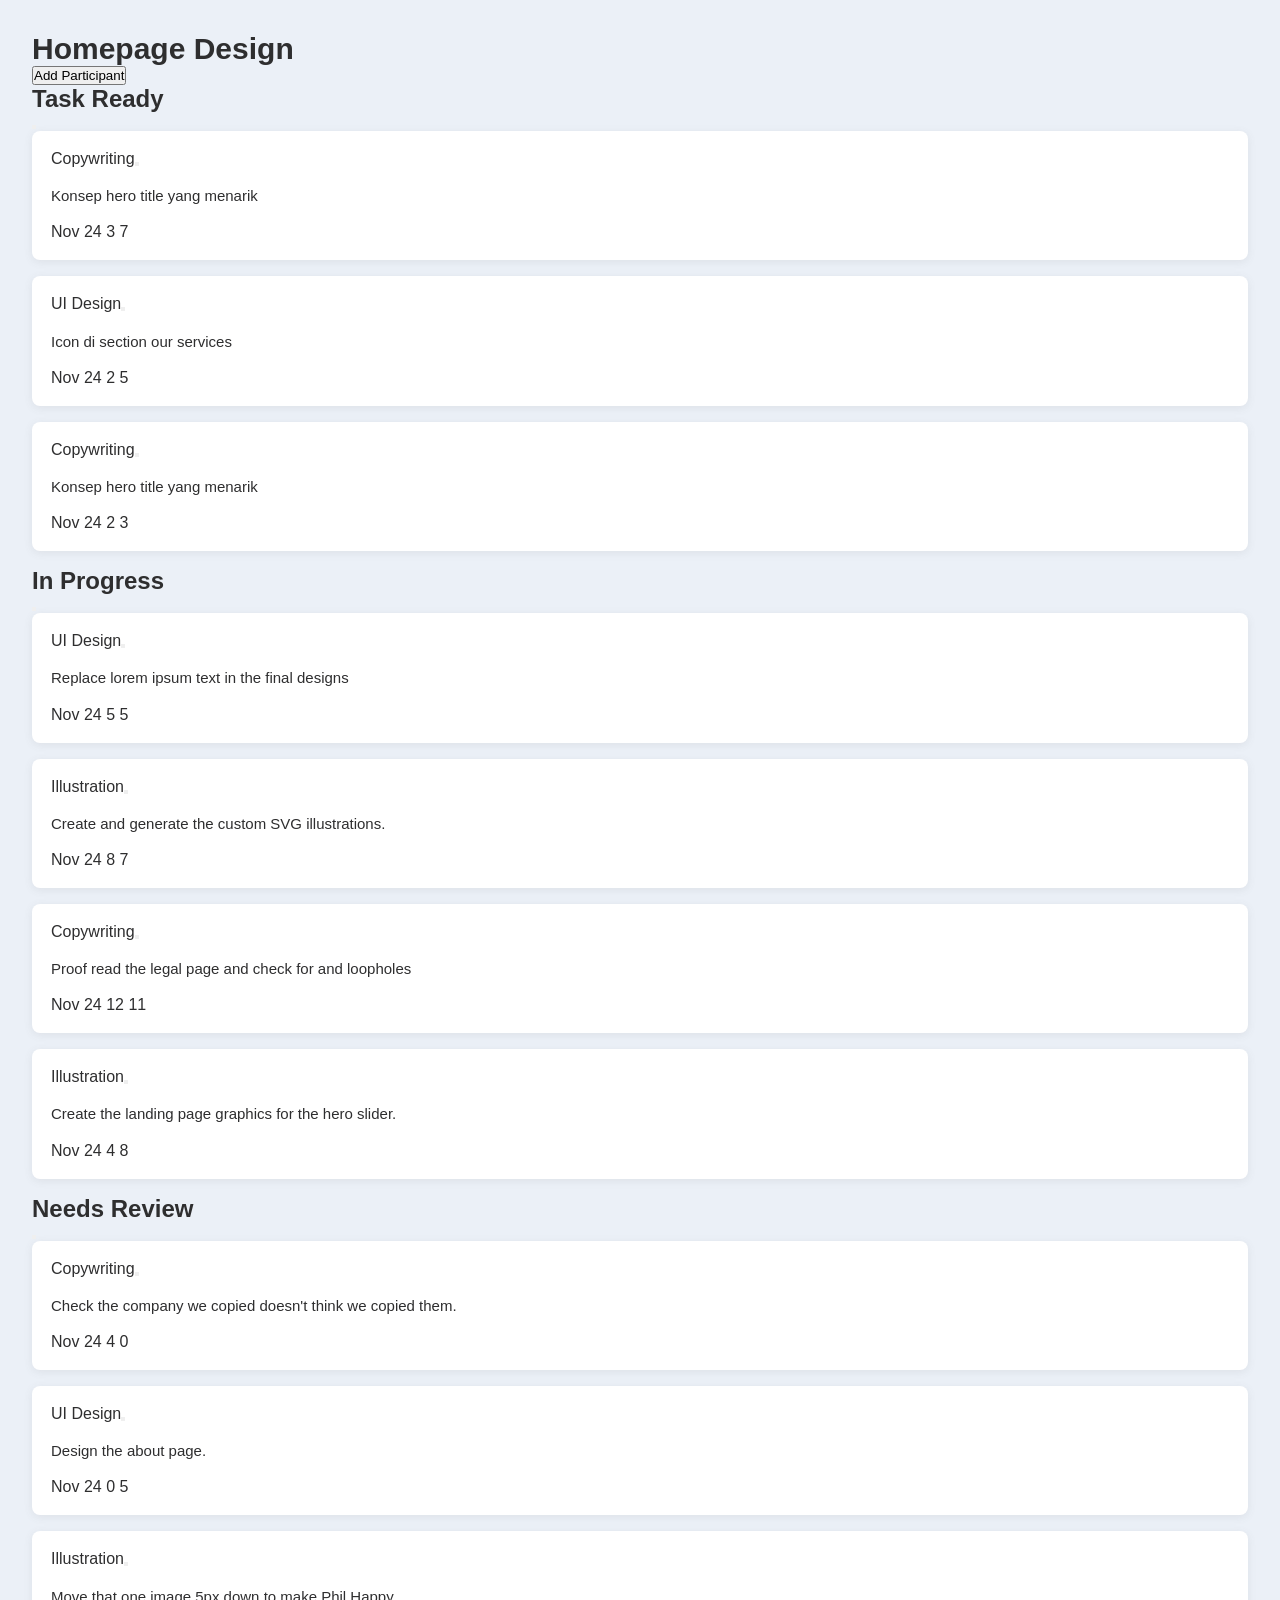
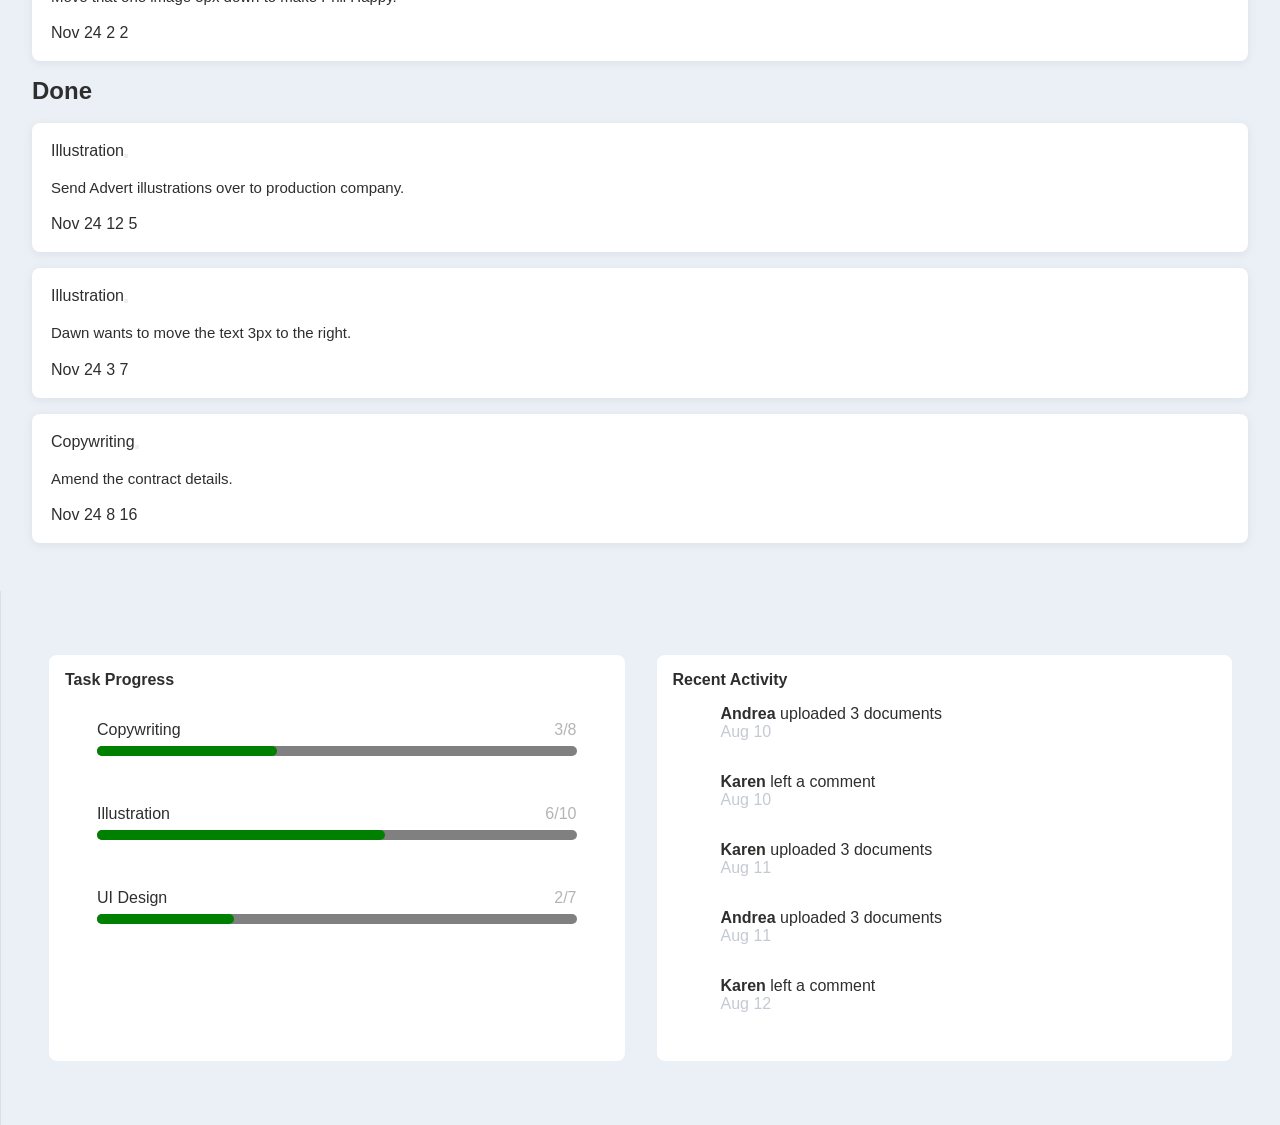
<file: Activity_Tracker/index.html>
<!DOCTYPE html>
<html lang="en">
<head>
    <meta charset="UTF-8">
    <meta name="viewport" content="width=device-width, initial-scale=1.0">
    <title>Document</title>
    <link rel="stylesheet" href="style.css">
</head>
<body>
   <!-- Working version of https://dribbble.com/shots/14552329--Exploration-Task-Management-Dashboard -->
<div class='app'>
    <main class='project'>
      <div class='project-info'>
        <h1>Homepage Design</h1>
        <div class='project-participants'>
          <span></span>
          <span></span>
          <span></span>
          <button class='project-participants__add'>Add Participant</button>
            
          </div>
      </div>
      <div class='project-tasks'>
        <div class='project-column'>
          <div class='project-column-heading'>
            <h2 class='project-column-heading__title'>Task Ready</h2><button class='project-column-heading__options'><i class="fas fa-ellipsis-h"></i></button>
          </div>
          <div class='task' draggable='true'>
            <div class='task__tags'><span class='task__tag task__tag--copyright'>Copywriting</span><button class='task__options'><i class="fas fa-ellipsis-h"></i></button></div>
            <p>Konsep hero title yang menarik</p>
            <div class='task__stats'>
              <span><time datetime="2021-11-24T20:00:00"><i class="fas fa-flag"></i>Nov 24</time></span>
              <span><i class="fas fa-comment"></i>3</span>
              <span><i class="fas fa-paperclip"></i>7</span>
              <span class='task__owner'></span>
            </div>
          </div>
          
                  <div class='task' draggable='true'>
            <div class='task__tags'><span class='task__tag task__tag--design'>UI Design</span><button class='task__options'><i class="fas fa-ellipsis-h"></i></button></div>
            <p>Icon di section our services</p>
            <div class='task__stats'>
              <span><time datetime="2021-11-24T20:00:00"><i class="fas fa-flag"></i>Nov 24</time></span>
              <span><i class="fas fa-comment"></i>2</span>
              <span><i class="fas fa-paperclip"></i>5</span>
              <span class='task__owner'></span>
            </div>
          </div>
          
                  <div class='task' draggable='true'>
            <div class='task__tags'><span class='task__tag task__tag--copyright'>Copywriting</span><button class='task__options'><i class="fas fa-ellipsis-h"></i></button></div>
            <p>Konsep hero title yang menarik</p>
            <div class='task__stats'>
              <span><time datetime="2021-11-24T20:00:00"><i class="fas fa-flag"></i>Nov 24</time></span>
              <span><i class="fas fa-comment"></i>2</span>
              <span><i class="fas fa-paperclip"></i>3</span>
              <span class='task__owner'></span>
            </div>
          </div>
        </div>
        <div class='project-column'><div class='project-column-heading'>
            <h2 class='project-column-heading__title'>In Progress</h2><button class='project-column-heading__options'><i class="fas fa-ellipsis-h"></i></button>
          </div>
            
          <div class='task' draggable='true'>
            <div class='task__tags'><span class='task__tag task__tag--design'>UI Design</span><button class='task__options'><i class="fas fa-ellipsis-h"></i></button></div>
            <p>Replace lorem ipsum text in the final designs</p>
            <div class='task__stats'>
              <span><time datetime="2021-11-24T20:00:00"><i class="fas fa-flag"></i>Nov 24</time></span>
              <span><i class="fas fa-comment"></i>5</span>
              <span><i class="fas fa-paperclip"></i>5</span> 
              <span class='task__owner'></span>
            </div>
          </div>
          
          <div class='task' draggable='true'>
            <div class='task__tags'><span class='task__tag task__tag--illustration'>Illustration</span><button class='task__options'><i class="fas fa-ellipsis-h"></i></button></div>
            <p>Create and generate the custom SVG illustrations.</p>
            <div class='task__stats'>
              <span><time datetime="2021-11-24T20:00:00"><i class="fas fa-flag"></i>Nov 24</time></span>
              <span><i class="fas fa-comment"></i>8</span>
              <span><i class="fas fa-paperclip"></i>7</span>
              <span class='task__owner'></span>
            </div>
          </div>
          
          <div class='task' draggable='true'>
            <div class='task__tags'><span class='task__tag task__tag--copyright'>Copywriting</span><button class='task__options'><i class="fas fa-ellipsis-h"></i></button></div>
            <p>Proof read the legal page and check for and loopholes</p>
            <div class='task__stats'>
              <span><time datetime="2021-11-24T20:00:00"><i class="fas fa-flag"></i>Nov 24</time></span>
              <span><i class="fas fa-comment"></i>12</span>
              <span><i class="fas fa-paperclip"></i>11</span>
              <span class='task__owner'></span>
            </div>
          </div>
          
          <div class='task' draggable='true'>
            <div class='task__tags'><span class='task__tag task__tag--illustration'>Illustration</span><button class='task__options'><i class="fas fa-ellipsis-h"></i></button></div>
            <p>Create the landing page graphics for the hero slider.</p>
            <div class='task__stats'>
              <span><time datetime="2021-11-24T20:00:00"><i class="fas fa-flag"></i>Nov 24</time></span>
              <span><i class="fas fa-comment"></i>4</span>
              <span><i class="fas fa-paperclip"></i>8</span>
              <span class='task__owner'></span>
            </div>
          </div>
          
          </div>
        <div class='project-column'><div class='project-column-heading'>
            <h2 class='project-column-heading__title'>Needs Review</h2><button class='project-column-heading__options'><i class="fas fa-ellipsis-h"></i></button>
          </div>
            
          <div class='task' draggable='true'>
            <div class='task__tags'><span class='task__tag task__tag--copyright'>Copywriting</span><button class='task__options'><i class="fas fa-ellipsis-h"></i></button></div>
            <p>Check the company we copied doesn't think we copied them.</p>
            <div class='task__stats'>
              <span><time datetime="2021-11-24T20:00:00"><i class="fas fa-flag"></i>Nov 24</time></span>
              <span><i class="fas fa-comment"></i>4</span>
              <span><i class="fas fa-paperclip"></i>0</span>
              <span class='task__owner'></span>
            </div>
          </div>
          <div class='task' draggable='true'>
            <div class='task__tags'><span class='task__tag task__tag--design'>UI Design</span><button class='task__options'><i class="fas fa-ellipsis-h"></i></button></div>
            <p>Design the about page.</p>
            <div class='task__stats'>
              <span><time datetime="2021-11-24T20:00:00"><i class="fas fa-flag"></i>Nov 24</time></span>
              <span><i class="fas fa-comment"></i>0</span>
              <span><i class="fas fa-paperclip"></i>5</span>
              <span class='task__owner'></span>
            </div>
          </div>
          <div class='task' draggable='true'>
            <div class='task__tags'><span class='task__tag task__tag--illustration'>Illustration</span><button class='task__options'><i class="fas fa-ellipsis-h"></i></button></div>
            <p>Move that one image 5px down to make Phil Happy.</p>
            <div class='task__stats'>
              <span><time datetime="2021-11-24T20:00:00"><i class="fas fa-flag"></i>Nov 24</time></span>
              <span><i class="fas fa-comment"></i>2</span>
              <span><i class="fas fa-paperclip"></i>2</span>
              <span class='task__owner'></span>
            </div>
          </div>
          </div>
        <div class='project-column'><div class='project-column-heading'>
            <h2 class='project-column-heading__title'>Done</h2><button class='project-column-heading__options'><i class="fas fa-ellipsis-h"></i></button>
          </div>
          
           <div class='task' draggable='true'>
            <div class='task__tags'><span class='task__tag task__tag--illustration'>Illustration</span><button class='task__options'><i class="fas fa-ellipsis-h"></i></button></div>
            <p>Send Advert illustrations over to production company.</p>
            <div class='task__stats'>
              <span><time datetime="2021-11-24T20:00:00"><i class="fas fa-flag"></i>Nov 24</time></span>
              <span><i class="fas fa-comment"></i>12</span>
              <span><i class="fas fa-paperclip"></i>5</span>
              <span class='task__owner'></span>
            </div>
          </div>
          
           <div class='task' draggable='true'>
            <div class='task__tags'><span class='task__tag task__tag--illustration'>Illustration</span><button class='task__options'><i class="fas fa-ellipsis-h"></i></button></div>
            <p>Dawn wants to move the text 3px to the right.</p>
            <div class='task__stats'>
              <span><time datetime="2021-11-24T20:00:00"><i class="fas fa-flag"></i>Nov 24</time></span>
              <span><i class="fas fa-comment"></i>3</span>
              <span><i class="fas fa-paperclip"></i>7</span>
              <span class='task__owner'></span>
            </div>
          </div>
          
           <div class='task' draggable='true'>
            <div class='task__tags'><span class='task__tag task__tag--copyright'>Copywriting</span><button class='task__options'><i class="fas fa-ellipsis-h"></i></button></div>
            <p>Amend the contract details.</p>
            <div class='task__stats'>
              <span><time datetime="2021-11-24T20:00:00"><i class="fas fa-flag"></i>Nov 24</time></span>
              <span><i class="fas fa-comment"></i>8</span>
              <span><i class="fas fa-paperclip"></i>16</span>
              <span class='task__owner'></span>
            </div>
          </div>
          
          </div>
        
      </div>
    </main>
    <aside class='task-details'>
      <div class='tag-progress'>
        <h2>Task Progress</h2>
        <div class='tag-progress'>
          <p>Copywriting <span>3/8</span></p>
          <progress class="progress progress--copyright" max="8" value="3"> 3 </progress>
        </div>
        <div class='tag-progress'>
          <p>Illustration <span>6/10</span></p>
          <progress class="progress progress--illustration" max="10" value="6"> 6 </progress>
        </div>
        <div class='tag-progress'>
          <p>UI Design <span>2/7</span></p>
          <progress class="progress progress--design" max="7" value="2"> 2 </progress>
        </div>
      </div>
      <div class='task-activity'>
        <h2>Recent Activity</h2>
        <ul>
          <li>
            <span class='task-icon task-icon--attachment'><i class="fas fa-paperclip"></i></span>
            <b>Andrea </b>uploaded 3 documents
            <time datetime="2021-11-24T20:00:00">Aug 10</time>
          </li>
            <li>
                <span class='task-icon task-icon--comment'><i class="fas fa-comment"></i></span>
            <b>Karen </b> left a comment
            <time datetime="2021-11-24T20:00:00">Aug 10</time>
          </li>
           <li>
               <span class='task-icon task-icon--edit'><i class="fas fa-pencil-alt"></i></span>
            <b>Karen </b>uploaded 3 documents
            <time datetime="2021-11-24T20:00:00">Aug 11</time>
          </li>
            <li>
                <span class='task-icon task-icon--attachment'><i class="fas fa-paperclip"></i></span>
            <b>Andrea </b>uploaded 3 documents
            <time datetime="2021-11-24T20:00:00">Aug 11</time>
          </li>
           <li>
               <span class='task-icon task-icon--comment'><i class="fas fa-comment"></i></span>
            <b>Karen </b> left a comment
            <time datetime="2021-11-24T20:00:00">Aug 12</time>
          </li>
        </ul>
      </div>
    </aside>
  </div>
    <script src="script.js"></script>
</body>
</html>
</file>
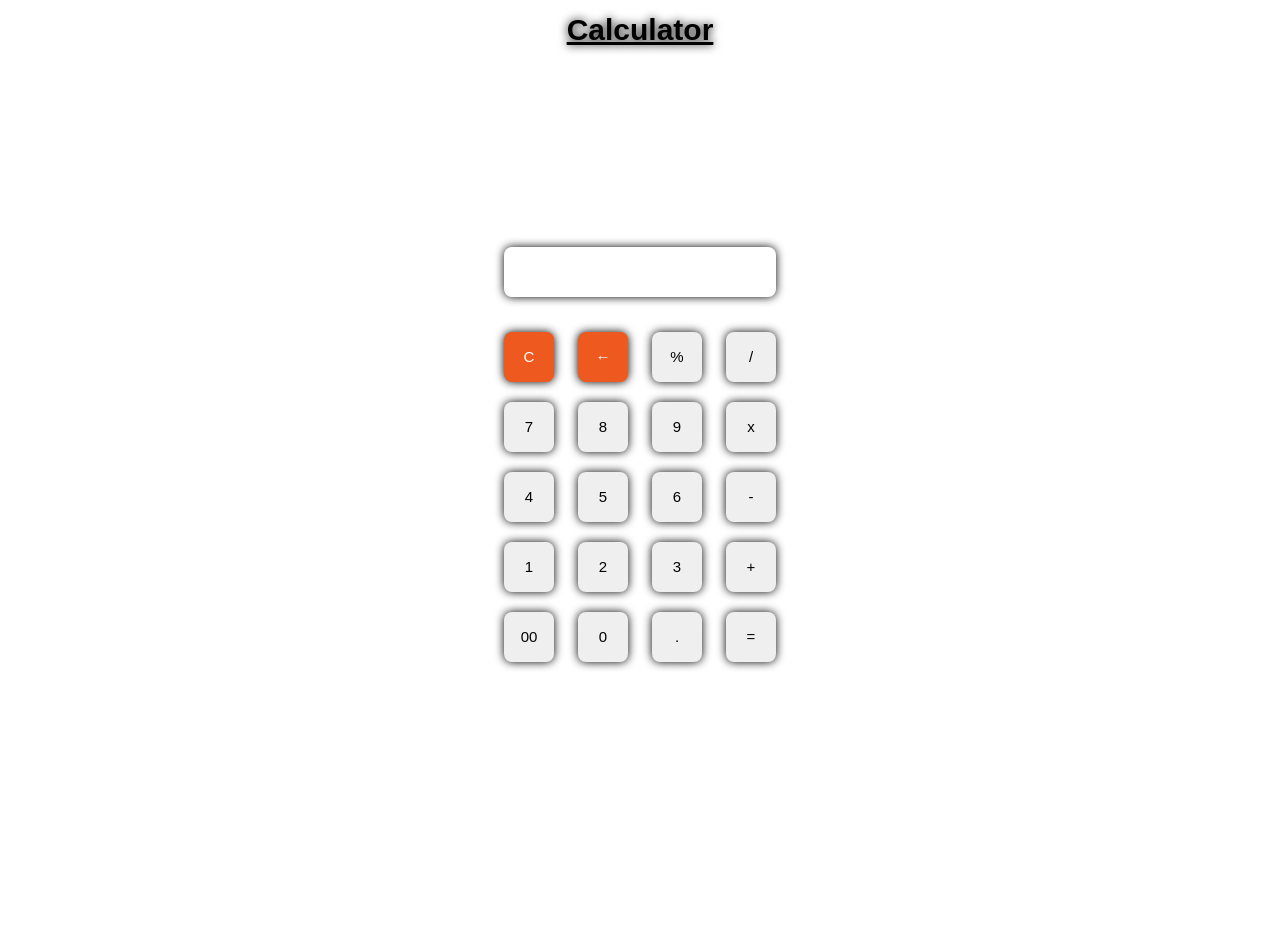
<file: Calculator/index.html>
<!DOCTYPE html>
<html lang="en">
<head>
   <title>Calculator</title>
   <link rel="stylesheet" href="style.css">
</head>
<body>
   <u><h2>Calculator</h2></u>
   <div id="calc">
      <div id="content">
         <form>
            <div id="output">
               <input type="text" id='res'>
            </div>
            <div class="btn">
               <input type="button" value='C' onclick="Clear()" id="clear">
               <input type="button" value='←' onclick="Back()" id="backspace">
               <input type="button" value='%' onclick="Solve('%')">
               <input type="button" value='/' onclick="Solve('/')">
               <br>
               <input type="button" value='7' onclick="Solve('7')">
               <input type="button" value='8' onclick="Solve('8')">
               <input type="button" value='9' onclick="Solve('9')">
               <input type="button" value='x' onclick="Solve('*')">
               <br>
               <input type="button" value='4' onclick="Solve('4')">
               <input type="button" value='5' onclick="Solve('5')">
               <input type="button" value='6' onclick="Solve('6')">
               <input type="button" value='-' onclick="Solve('-')">
               <br>
               <input type="button" value='1' onclick="Solve('1')">
               <input type="button" value='2' onclick="Solve('2')">
               <input type="button" value='3' onclick="Solve('3')">
               <input type="button" value='+' onclick="Solve('+')">
               <br>
               <input type="button" value='00' onclick="Solve('00')">
               <input type="button" value='0' onclick="Solve('0')">
               <input type="button" value='.' onclick="Solve('.')">
               <input type="button" value='=' onclick="Result()">
            </div>
         </form>
      </div>
   </div>
   <script src='index.js'></script>
</body>
</html>
</file>
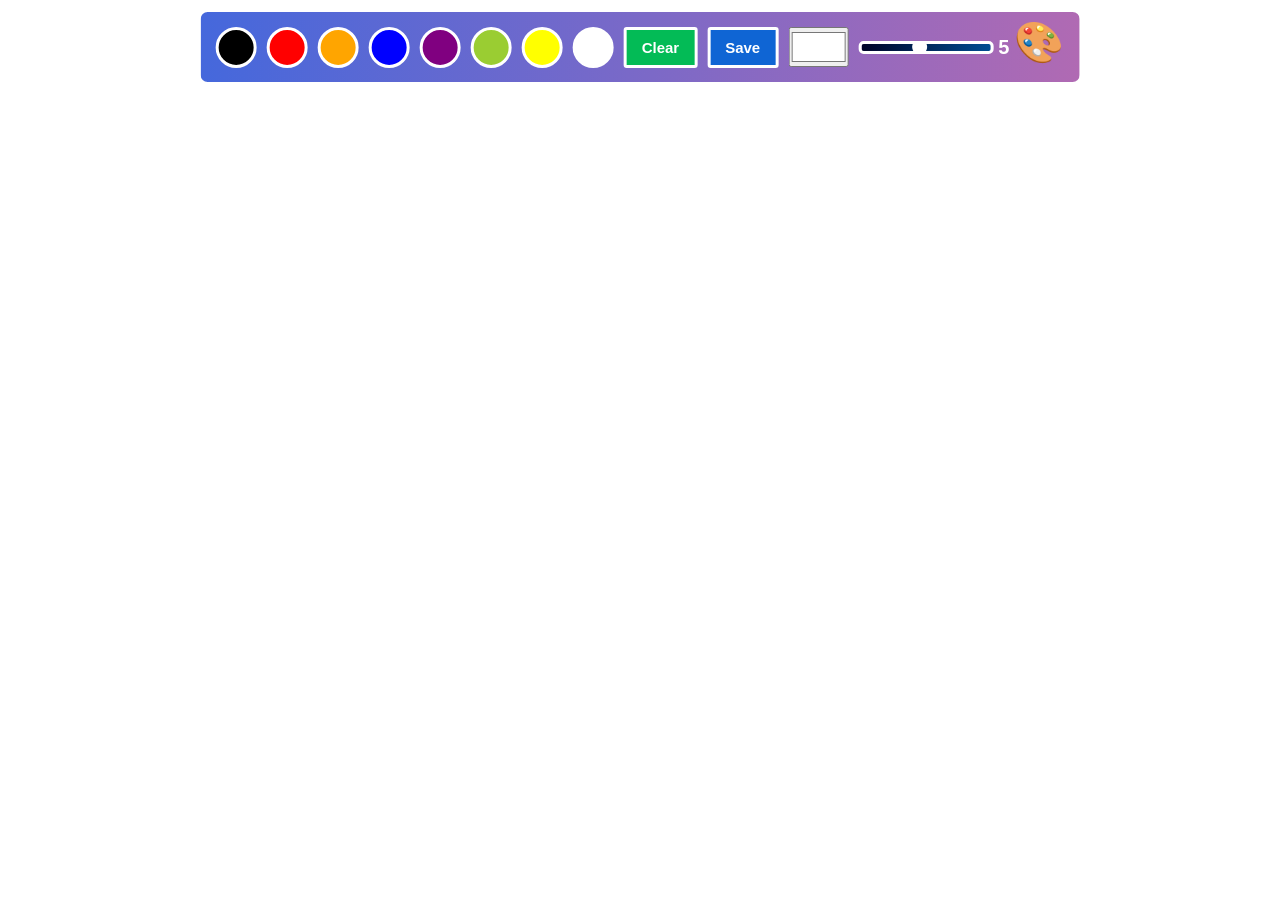
<file: Drawing_App/index.html>
<!DOCTYPE html>
<html lang="en">
<head>
    <meta charset="UTF-8">
    <meta http-equiv="X-UA-Compatible" content="IE=edge">
    <meta name="viewport" content="width=device-width, initial-scale=1.0">
    <title>Drawing App</title>
    <link rel="stylesheet" href="style.css">
    <script src="script.js" defer></script>
</head>
<body>
    <canvas id="canvas"></canvas>
    <div class="nav">
        <div class="clr" data-clr="#000"></div>
        <div class="clr" data-clr="red"></div>
        <div class="clr" data-clr="orange"></div>
        <div class="clr" data-clr="blue"></div>
        <div class="clr" data-clr="purple"></div>
        <div class="clr" data-clr="yellowgreen"></div>
        <div class="clr" data-clr="yellow"></div>
        <div class="clr" data-clr="#fff"></div>
        <button class="clear">Clear</button>
        <button class="save">Save</button>
        <input type="color" id="favcolor" value="#FFFFFF">
        <input type="range" name="ageInputName" id="ageInputId" value="5" min="1" max="10" oninput="ageOutputId.value = ageInputId.value">
        <output id="ageOutputId">5</output>
        <div class="emoji">🎨</div>
    </div>
</body>
</html>
</file>
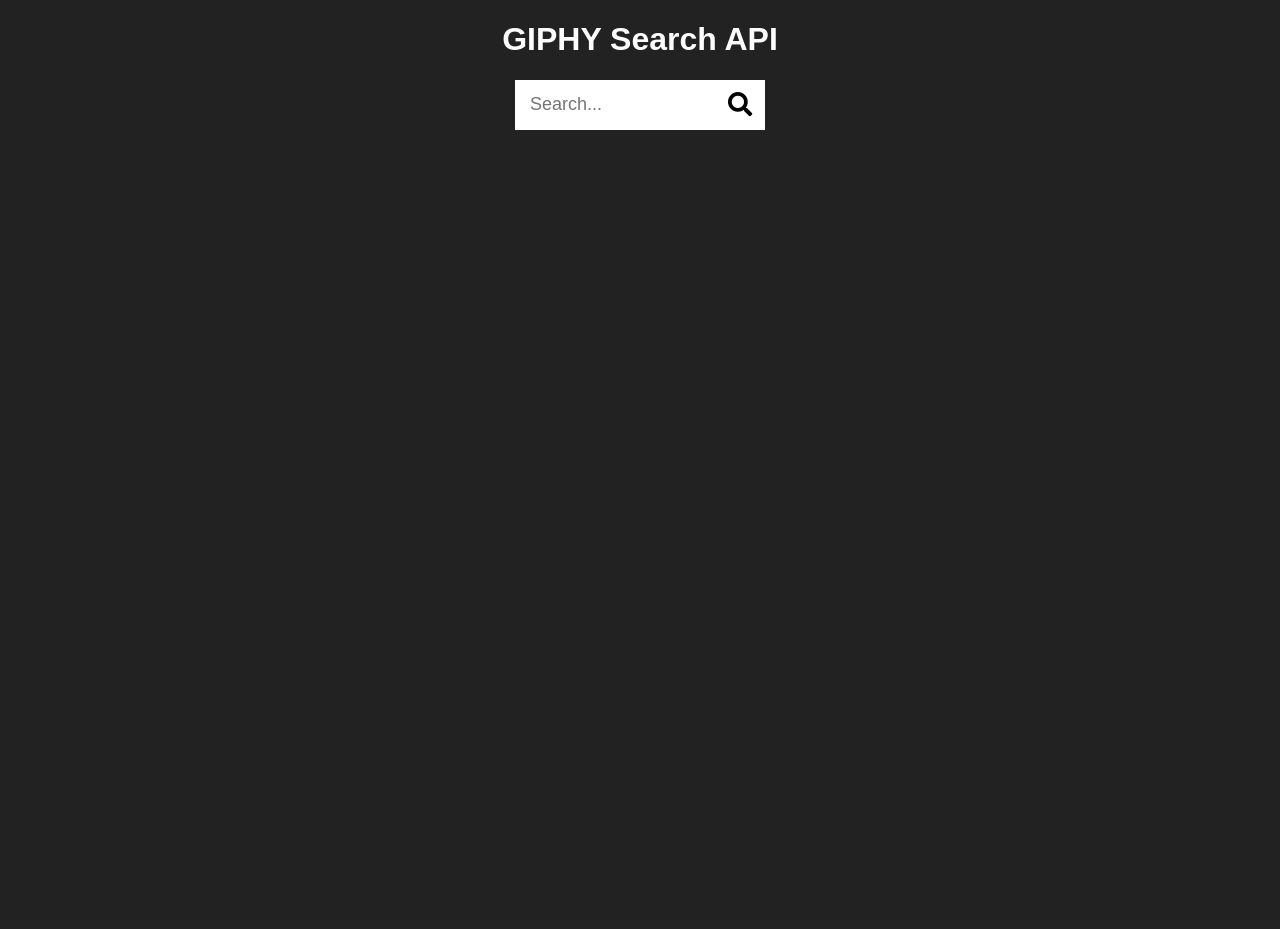
<file: Giphy/index.html>
<!doctype html>
<html lang="en">

<head>
    <!-- Required meta tags -->
    <meta charset="utf-8">
    <meta name="viewport" content="width=device-width, initial-scale=1">

    <!-- CSS -->
    <link rel="stylesheet" href="style.css">

    <!-- Fontawesome Icons CDN  -->
    <link rel="stylesheet" href="https://cdnjs.cloudflare.com/ajax/libs/font-awesome/5.14.0/css/all.min.css"
        integrity="sha512-1PKOgIY59xJ8Co8+NE6FZ+LOAZKjy+KY8iq0G4B3CyeY6wYHN3yt9PW0XpSriVlkMXe40PTKnXrLnZ9+fkDaog=="
        crossorigin="anonymous" />

    <title>GIF</title>
</head>

<body>
  <header className='header'>
    <h1 className='header__heading'>
        <span className='header__logo'>GIPHY</span> <span>Search API</span>
    </h1>
</header>

<div class="search">
    <input type="text" class="input userinput" placeholder="Search...">
    <button class="btn searchBtn">
        <i class="fas fa-search"></i>
    </button>
</div>


<div class="container gif-results">
</div>
<div id="giphy-search"></div>
   
    <script src="script.js"></script>
</body>

</html>
</file>
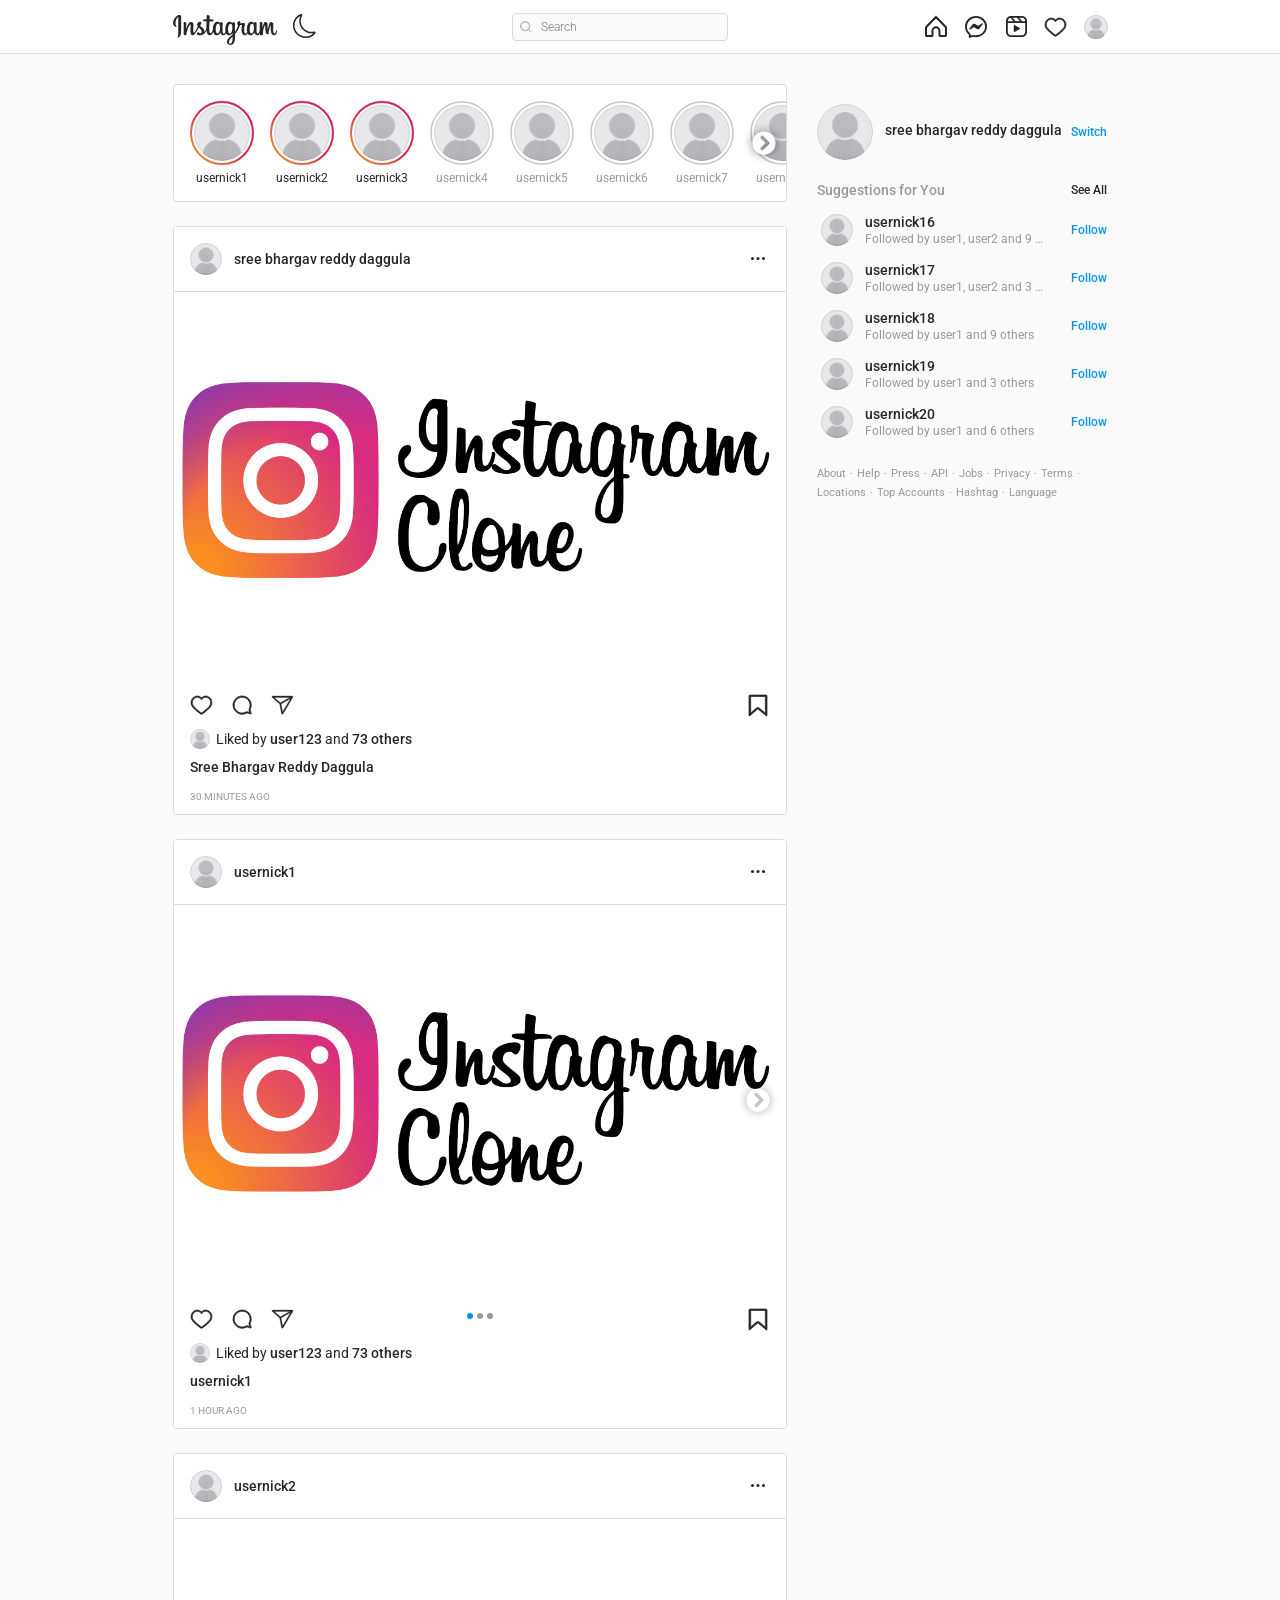
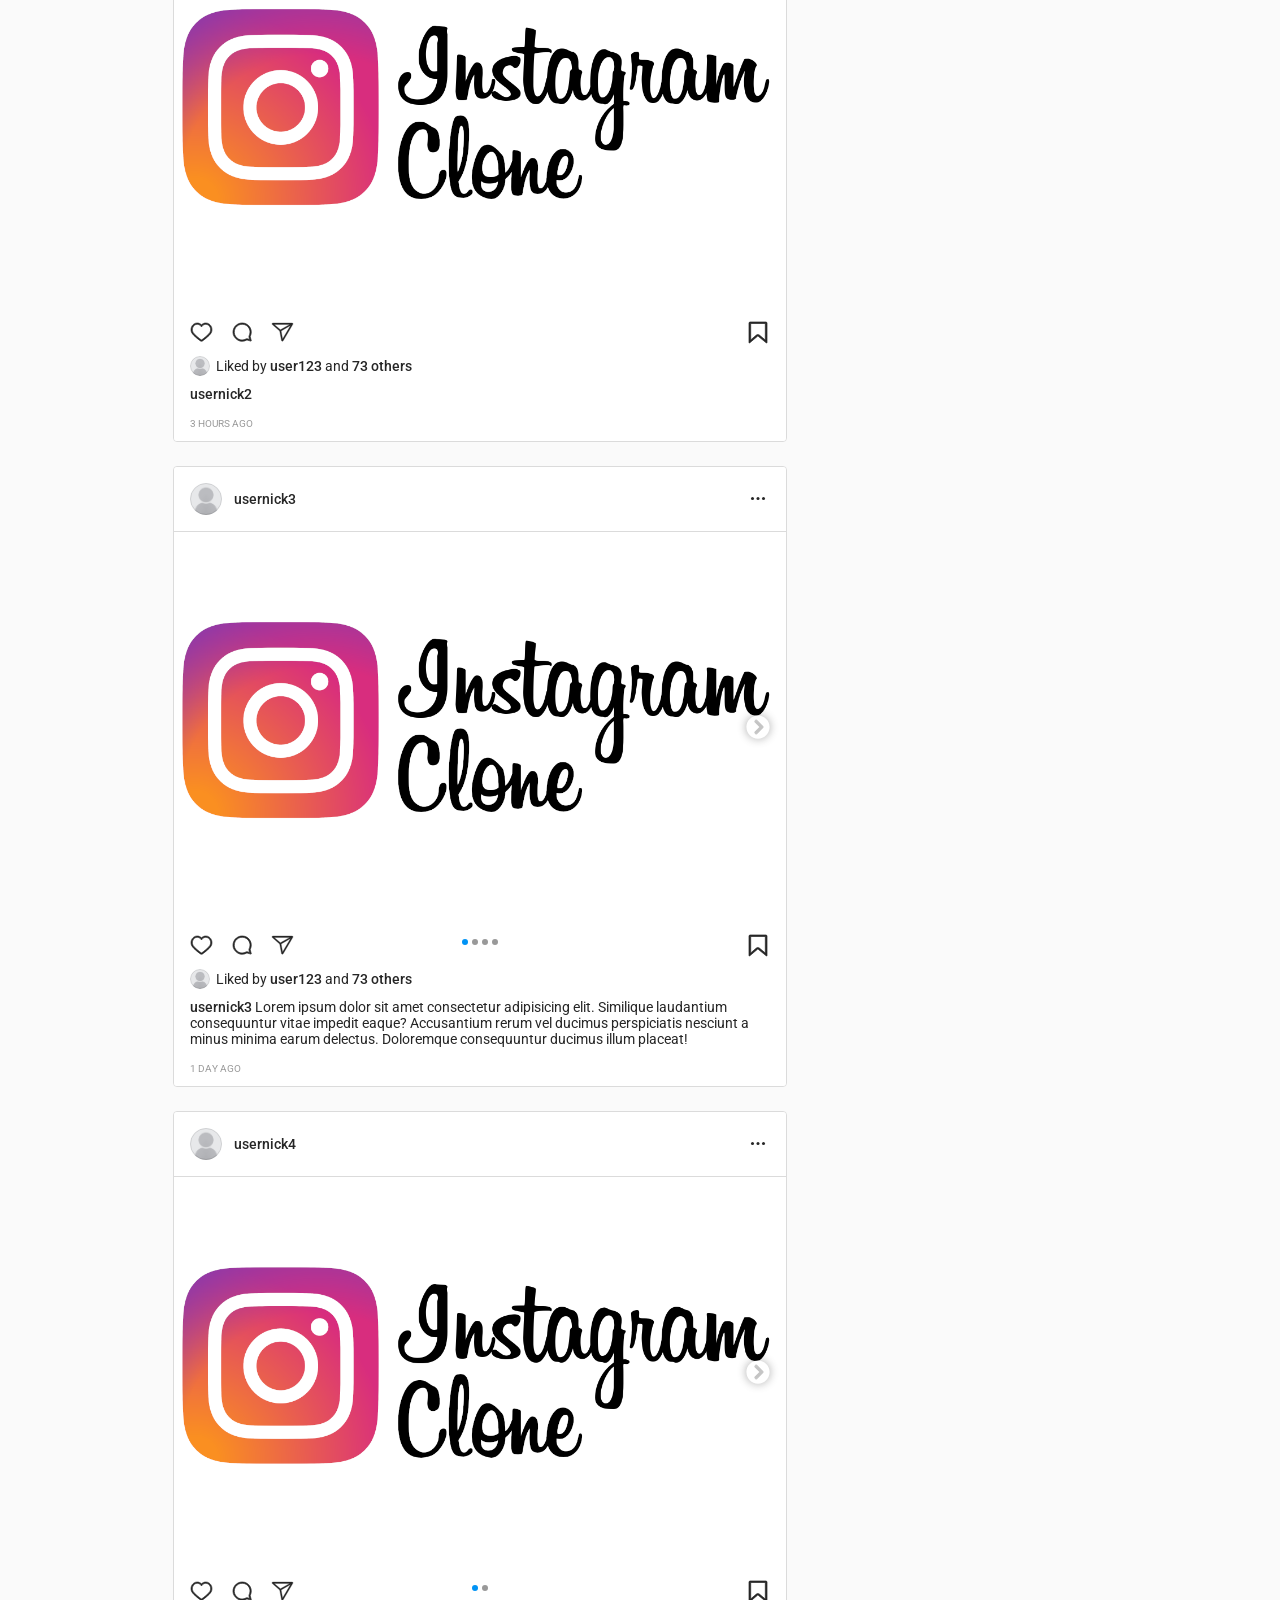
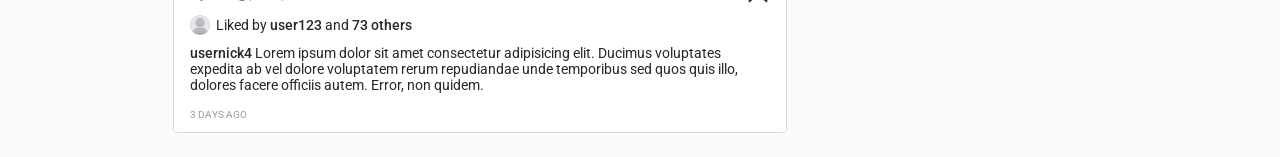
<file: instagram_clone/index.html>
<!DOCTYPE html>
<html lang="en">
  <head>
    <title>Instagram Clone</title>
    <meta charset="utf-8" />
    <meta name="viewport" content="width=device-width, initial-scale=1.0" />
    <link rel="shortcut icon" href="assets/favicon.svg" type="image/x-icon" />
    <link rel="stylesheet" type="text/css" href="style.css" />
    <script src="script.js" defer></script>
  </head>

  <body>
    <header class="header">
      <nav class="header__content">
        <div class="header__buttons">
          <a href="index.html" class="header__home">
            <svg
              width="104"
              height="30"
              viewBox="0 0 104 30"
              fill="none"
              xmlns="http://www.w3.org/2000/svg"
            >
              <path
                fill-rule="evenodd"
                clip-rule="evenodd"
                d="M5.34906 0.103386C3.22375 1.01086 0.881358 3.5683 0.144313 6.78057C-0.789613 10.8488 3.10259 12.5709 3.42568 12.0089C3.7942 11.3437 2.72397 11.1169 2.50185 9.00802C2.2141 6.28043 3.46606 3.23316 5.03607 1.89772C5.32887 1.65022 5.31372 1.99568 5.31372 2.63504C5.31372 3.7797 5.25314 14.0456 5.25314 16.1853C5.25314 19.0831 5.13703 20.0009 4.92501 20.9032C4.70793 21.821 4.36465 22.4397 4.62716 22.6769C4.91996 22.945 6.16688 22.3108 6.88373 21.2848C7.74698 20.0576 8.04987 18.5829 8.10541 16.9845C8.17103 15.051 8.16599 11.9934 8.17103 10.2455C8.17103 8.64193 8.19627 3.95501 8.14579 1.13461C8.1256 0.448846 6.2426 -0.273011 5.34906 0.103386ZM103.522 15.3294C103.214 15.3294 103.073 15.6543 102.957 16.1957C102.553 18.088 102.129 18.5159 101.579 18.5159C100.968 18.5159 100.418 17.5775 100.276 15.7007C100.165 14.226 100.18 11.5087 100.322 8.80693C100.352 8.25007 100.201 7.70352 98.7367 7.16212C98.1056 6.9301 97.1868 6.58464 96.7325 7.70867C95.4452 10.8694 94.9404 13.3804 94.8192 14.4013C94.8142 14.4529 94.7485 14.4632 94.7384 14.3446C94.6627 13.5248 94.4961 12.0398 94.4709 8.92036C94.4658 8.31194 94.3396 7.79117 93.6783 7.36837C93.2492 7.09509 91.9468 6.60526 91.4773 7.1879C91.0734 7.66227 90.5989 8.93583 90.1092 10.4466C89.7104 11.6737 89.4378 12.5039 89.4378 12.5039C89.4378 12.5039 89.4428 9.18848 89.4479 7.93554C89.4479 7.46118 89.1298 7.3065 89.0339 7.27556C88.5998 7.14666 87.7416 6.93525 87.3781 6.93525C86.9288 6.93525 86.8228 7.1879 86.8228 7.55915C86.8228 7.60555 86.7521 11.9212 86.7521 14.9376V15.3655C86.5047 16.7525 85.7021 18.6345 84.8287 18.6345C83.9503 18.6345 83.5414 17.8508 83.5414 14.2518C83.5414 12.1533 83.602 11.2406 83.6323 9.72472C83.6474 8.85333 83.6828 8.17788 83.6828 8.02835C83.6777 7.55915 82.8801 7.32712 82.5116 7.23947C82.138 7.15181 81.8149 7.11572 81.5625 7.13119C81.2041 7.15181 80.9517 7.38899 80.9517 7.71899C80.9517 7.89429 80.9517 8.22944 80.9517 8.22944C80.4923 7.49727 79.7552 6.98682 79.2605 6.83729C77.9379 6.44027 76.5546 6.79088 75.5097 8.27585C74.6817 9.45144 74.182 10.7869 73.9851 12.705C73.8387 14.1074 73.8892 15.5305 74.1416 16.7319C73.8336 18.088 73.2581 18.6448 72.6321 18.6448C71.7235 18.6448 71.0621 17.1341 71.1379 14.5199C71.1883 12.8029 71.5266 11.5964 71.8951 9.84847C72.0516 9.10598 71.9254 8.71412 71.6023 8.34288C71.3095 8.00257 70.6785 7.82726 69.7748 8.03867C69.1337 8.19335 68.2099 8.35835 67.3719 8.48209C67.3719 8.48209 67.4224 8.27585 67.4627 7.91492C67.6798 6.01231 65.6454 6.16699 64.9941 6.77541C64.6054 7.1415 64.3429 7.56946 64.242 8.33772C64.0855 9.55972 65.0648 10.1372 65.0648 10.1372C64.7417 11.6325 63.9542 13.5867 63.1414 14.9994C62.7073 15.7574 62.3691 16.3194 61.94 16.9124C61.94 16.6906 61.94 16.4689 61.9349 16.2472C61.9248 13.102 61.9652 10.627 61.9854 9.73503C62.0005 8.86365 62.0359 8.20882 62.0359 8.05413C62.0308 7.71383 61.8339 7.58493 61.425 7.41993C61.0616 7.27556 60.6375 7.17759 60.1933 7.1415C59.638 7.09509 59.2997 7.39931 59.3098 7.75508C59.3098 7.82211 59.3098 8.2346 59.3098 8.2346C58.8504 7.50243 58.1134 6.99197 57.6187 6.84244C56.296 6.44542 54.9128 6.79604 53.8678 8.281C53.0399 9.4566 52.4997 11.1117 52.3432 12.6946C52.2019 14.1693 52.2271 15.4222 52.424 16.4792C52.212 17.5363 51.6062 18.6448 50.9247 18.6448C50.0513 18.6448 49.5515 17.8611 49.5515 14.2621C49.5515 12.1636 49.6121 11.2509 49.6424 9.73503C49.6626 8.86365 49.6929 8.18819 49.6929 8.03867C49.6879 7.56946 48.8902 7.33743 48.5217 7.24978C48.133 7.15697 47.7998 7.12603 47.5423 7.14666C47.2041 7.17244 46.9668 7.4818 46.9668 7.70867V8.23975C46.5075 7.50758 45.7654 6.99713 45.2757 6.8476C43.953 6.45058 42.5799 6.81151 41.5299 8.28616C40.8433 9.25036 40.288 10.3177 40.0053 12.6792C39.9195 13.3598 39.8841 13.9991 39.8892 14.5973C39.6166 16.2988 38.4101 18.253 37.4256 18.253C36.8501 18.253 36.2999 17.1134 36.2999 14.6901C36.2999 11.4572 36.4968 6.85791 36.5321 6.41449C36.5321 6.41449 37.779 6.39386 38.0213 6.38871C38.6423 6.38355 39.2077 6.39902 40.0356 6.35261C40.4495 6.33199 40.8484 4.81609 40.4243 4.63047C40.2274 4.54281 38.8543 4.47063 38.3091 4.46031C37.8749 4.43453 36.5977 4.33657 36.5977 4.33657C36.5977 4.33657 36.7138 1.28414 36.7391 0.959303C36.7593 0.691184 36.416 0.551969 36.2242 0.469471C35.7446 0.263226 35.3205 0.165259 34.8157 0.0621369C34.114 -0.0873908 33.801 0.0569808 33.7354 0.660248C33.6395 1.56773 33.594 4.2386 33.594 4.2386C33.0791 4.2386 31.3274 4.13548 30.8175 4.13548C30.3379 4.13548 29.828 6.21855 30.4843 6.24433C31.2415 6.27527 32.5642 6.30105 33.4426 6.32683C33.4426 6.32683 33.4022 11.0034 33.4022 12.4472C33.4022 12.5967 33.4022 12.7462 33.4022 12.8906C32.9226 15.448 31.2213 16.8247 31.2213 16.8247C31.5848 15.1335 30.8427 13.8651 29.4999 12.7926C29.0052 12.3956 28.0309 11.648 26.9354 10.823C26.9354 10.823 27.5664 10.1888 28.1318 8.91521C28.5306 8.01289 28.5458 6.9765 27.5715 6.74963C25.9611 6.37324 24.6283 7.57461 24.2346 8.86365C23.9266 9.85878 24.0932 10.5961 24.694 11.3644C24.7343 11.4211 24.7848 11.4778 24.8353 11.5345C24.4718 12.2512 23.9721 13.2103 23.548 13.9527C22.3718 16.0204 21.4833 17.6548 20.8119 17.6548C20.2767 17.6548 20.2818 15.9946 20.2818 14.4426C20.2818 13.102 20.3777 11.0911 20.4585 9.00286C20.4837 8.31194 20.1455 7.92007 19.575 7.5643C19.2318 7.34774 18.4947 6.91979 18.0656 6.91979C17.4245 6.91979 15.5819 7.00744 13.8402 12.1326C13.6231 12.7771 13.189 13.9579 13.189 13.9579L13.2243 7.79633C13.2243 7.65196 13.1486 7.51274 12.977 7.41477C12.6842 7.24978 11.8966 6.91979 11.2 6.91979C10.8668 6.91979 10.7002 7.07963 10.7002 7.39415L10.6396 17.0361C10.6396 17.7683 10.6598 18.6242 10.7305 18.9954C10.8012 19.3667 10.9173 19.676 11.0586 19.8565C11.2 20.037 11.3666 20.1762 11.6341 20.2329C11.8865 20.2845 13.2698 20.4649 13.3404 19.9287C13.4263 19.2842 13.4313 18.5881 14.1583 15.9946C15.2891 11.9522 16.7632 9.98253 17.4548 9.28129C17.5759 9.15755 17.7173 9.15239 17.7072 9.35348C17.6769 10.2403 17.5759 12.4575 17.5052 14.3343C17.3185 19.3667 18.2171 20.2999 19.5044 20.2999C20.4888 20.2999 21.877 19.3048 23.3663 16.7886C24.2951 15.2212 25.1937 13.6795 25.845 12.5709C26.2943 12.9937 26.8041 13.4526 27.309 13.9373C28.4852 15.0716 28.8689 16.1493 28.6164 17.1702C28.4196 17.9539 27.6825 18.7583 26.37 17.9745C25.9863 17.7477 25.8248 17.5723 25.4411 17.3094C25.2341 17.1702 24.9161 17.1289 24.7293 17.2784C24.2396 17.6548 23.9569 18.1344 23.7954 18.7273C23.6389 19.3048 24.2093 19.609 24.7949 19.8771C25.3048 20.1092 26.3952 20.3154 27.0919 20.3412C29.8028 20.434 31.9735 19.0109 33.488 15.3397C33.7606 18.5108 34.9116 20.3051 36.9107 20.3051C38.2485 20.3051 39.5913 18.5469 40.1769 16.8195C40.3435 17.5259 40.596 18.1395 40.914 18.6551C42.4588 21.1404 45.4473 20.6041 46.9517 18.4953C47.4161 17.8456 47.4868 17.6084 47.4868 17.6084C47.7039 19.5987 49.284 20.2948 50.1876 20.2948C51.1973 20.2948 52.2423 19.8101 52.9743 18.1344C53.0601 18.3148 53.156 18.4901 53.257 18.6551C54.7967 21.1404 57.7903 20.6041 59.2896 18.4953C59.3603 18.3973 59.4209 18.3097 59.4764 18.2272L59.5218 19.5368C59.5218 19.5368 58.6636 20.336 58.1386 20.8259C55.8215 22.9863 54.0596 24.6259 53.9284 26.5337C53.7618 28.9674 55.7054 29.8697 57.1744 29.9883C58.7343 30.112 60.0721 29.2407 60.8899 28.0135C61.6118 26.9359 62.0864 24.6105 62.051 22.3211C62.0359 21.4033 62.0157 20.2381 61.9955 18.9851C62.8083 18.0261 63.727 16.8092 64.5701 15.3913C65.4889 13.8393 66.4783 11.7614 66.9832 10.1424C66.9832 10.1424 67.8414 10.1475 68.7551 10.0908C69.0479 10.0753 69.1287 10.1321 69.0782 10.3486C69.0126 10.6116 67.9221 14.886 68.9166 17.7322C69.5982 19.6812 71.1328 20.3102 72.0415 20.3102C73.1067 20.3102 74.1264 19.4956 74.6716 18.2787C74.7373 18.4128 74.8079 18.5417 74.8837 18.6654C76.4234 21.1507 79.4069 20.6093 80.9214 18.5056C81.2647 18.0312 81.4565 17.6187 81.4565 17.6187C81.7796 19.6812 83.3597 20.3154 84.2633 20.3154C85.2023 20.3154 86.0958 19.9235 86.8228 18.1808C86.8531 18.949 86.9035 19.5781 86.9742 19.774C87.0197 19.8926 87.2872 20.0473 87.4841 20.1195C88.3474 20.4443 89.2207 20.2896 89.5488 20.2226C89.776 20.1762 89.9476 19.9906 89.9729 19.5214C90.0335 18.2787 89.9981 16.1853 90.3667 14.6334C90.9876 12.0244 91.5681 11.0138 91.8458 10.5136C91.9972 10.2352 92.1739 10.1888 92.179 10.4827C92.1941 11.0859 92.2244 12.8442 92.4617 15.216C92.6384 16.9588 92.8756 17.99 93.0574 18.3148C93.5773 19.2481 94.2185 19.2893 94.7384 19.2893C95.0716 19.2893 95.7632 19.1965 95.7027 18.6036C95.6724 18.3148 95.7279 16.5308 96.3387 13.9579C96.7426 12.2822 97.409 10.7663 97.6513 10.2146C97.7421 10.0083 97.7825 10.1733 97.7825 10.2042C97.7321 11.3592 97.6159 15.1335 98.0804 17.2011C98.7064 20.0009 100.524 20.3102 101.155 20.3102C102.503 20.3102 103.608 19.2687 103.982 16.5205C104.052 15.845 103.921 15.3294 103.522 15.3294ZM46.9668 13.6331C46.8911 15.0871 46.6084 16.3039 46.1642 17.1856C45.3514 18.784 43.7511 19.2893 43.0443 16.9794C42.5345 15.314 42.7061 13.0453 42.9181 11.8181C43.2311 9.99799 44.0187 8.70896 45.2504 8.83271C46.5175 8.96161 47.1284 10.6116 46.9668 13.6331ZM59.3098 13.6537C59.2391 15.0252 58.8858 16.4071 58.5071 17.1856C57.7196 18.7943 56.0688 19.2996 55.3873 16.9794C54.9229 15.3965 55.0339 13.3495 55.2611 12.0604C55.559 10.3847 56.2859 8.83271 57.5934 8.83271C58.8656 8.83271 59.4916 10.2506 59.3098 13.6537ZM59.6329 23.0224C59.6178 25.5282 59.229 27.7196 58.3961 28.359C57.2148 29.2613 55.6296 28.5858 55.9578 26.7606C56.2506 25.1415 57.6186 23.4916 59.6329 21.4755C59.638 21.4704 59.638 21.9293 59.6329 23.0224ZM80.9365 13.6692C80.8659 15.1747 80.5377 16.3555 80.1339 17.1856C79.3463 18.7943 77.7056 19.2945 77.014 16.9794C76.6354 15.7213 76.6203 13.6124 76.8929 11.8542C77.1705 10.065 77.9429 8.70896 79.2252 8.83271C80.4822 8.95646 81.0728 10.6116 80.9365 13.6692Z"
                fill="var(--text-dark)"
              />
            </svg>
          </a>

          <button class="header__theme-button" title="Toggle Theme">
            <svg
              class="header__theme-button-moon"
              xmlns="http://www.w3.org/2000/svg"
              width="24"
              height="24"
              fill="var(--text-dark)"
              viewBox="0 0 16 16"
            >
              <path
                d="M6 .278a.768.768 0 0 1 .08.858 7.208 7.208 0 0 0-.878 3.46c0 4.021 3.278 7.277 7.318 7.277.527 0 1.04-.055 1.533-.16a.787.787 0 0 1 .81.316.733.733 0 0 1-.031.893A8.349 8.349 0 0 1 8.344 16C3.734 16 0 12.286 0 7.71 0 4.266 2.114 1.312 5.124.06A.752.752 0 0 1 6 .278zM4.858 1.311A7.269 7.269 0 0 0 1.025 7.71c0 4.02 3.279 7.276 7.319 7.276a7.316 7.316 0 0 0 5.205-2.162c-.337.042-.68.063-1.029.063-4.61 0-8.343-3.714-8.343-8.29 0-1.167.242-2.278.681-3.286z"
              />
            </svg>
            <svg
              class="header__theme-button-sun"
              xmlns="http://www.w3.org/2000/svg"
              width="24"
              height="24"
              fill="var(--text-dark)"
              viewBox="0 0 16 16"
            >
              <path
                d="M8 11a3 3 0 1 1 0-6 3 3 0 0 1 0 6zm0 1a4 4 0 1 0 0-8 4 4 0 0 0 0 8zM8 0a.5.5 0 0 1 .5.5v2a.5.5 0 0 1-1 0v-2A.5.5 0 0 1 8 0zm0 13a.5.5 0 0 1 .5.5v2a.5.5 0 0 1-1 0v-2A.5.5 0 0 1 8 13zm8-5a.5.5 0 0 1-.5.5h-2a.5.5 0 0 1 0-1h2a.5.5 0 0 1 .5.5zM3 8a.5.5 0 0 1-.5.5h-2a.5.5 0 0 1 0-1h2A.5.5 0 0 1 3 8zm10.657-5.657a.5.5 0 0 1 0 .707l-1.414 1.415a.5.5 0 1 1-.707-.708l1.414-1.414a.5.5 0 0 1 .707 0zm-9.193 9.193a.5.5 0 0 1 0 .707L3.05 13.657a.5.5 0 0 1-.707-.707l1.414-1.414a.5.5 0 0 1 .707 0zm9.193 2.121a.5.5 0 0 1-.707 0l-1.414-1.414a.5.5 0 0 1 .707-.707l1.414 1.414a.5.5 0 0 1 0 .707zM4.464 4.465a.5.5 0 0 1-.707 0L2.343 3.05a.5.5 0 1 1 .707-.707l1.414 1.414a.5.5 0 0 1 0 .708z"
              />
            </svg>
          </button>
        </div>

        <div class="header__search">
          <input type="text" placeholder="Search" />
          <svg
            width="24"
            height="24"
            viewBox="0 0 24 24"
            fill="none"
            xmlns="http://www.w3.org/2000/svg"
          >
            <path
              fill-rule="evenodd"
              clip-rule="evenodd"
              d="M21.669 21.6543C21.8625 21.4622 21.863 21.1494 21.6703 20.9566L17.3049 16.5913C18.7912 14.9327 19.7017 12.7525 19.7017 10.3508C19.7017 5.18819 15.5135 1 10.3508 1C5.18819 1 1 5.18819 1 10.3508C1 15.5135 5.18819 19.7017 10.3508 19.7017C12.7624 19.7017 14.9475 18.7813 16.606 17.2852L20.9739 21.653C21.1657 21.8449 21.4765 21.8454 21.669 21.6543ZM1.9843 10.3508C1.9843 5.7394 5.7394 1.9843 10.3508 1.9843C14.9623 1.9843 18.7174 5.7394 18.7174 10.3508C18.7174 14.9623 14.9623 18.7174 10.3508 18.7174C5.7394 18.7174 1.9843 14.9623 1.9843 10.3508Z"
              fill="#A5A5A5"
              stroke="#A5A5A5"
              stroke-linecap="round"
              stroke-linejoin="round"
            />
          </svg>
        </div>

        <div class="header__buttons header__buttons--mobile">
          <a href="#">
            <svg
              width="24"
              height="24"
              viewBox="0 0 24 24"
              fill="none"
              xmlns="http://www.w3.org/2000/svg"
            >
              <rect
                x="3"
                y="3"
                width="18"
                height="18"
                rx="5"
                stroke="var(--text-dark)"
                stroke-width="1.8"
              />
              <line
                x1="12.1"
                y1="6.9"
                x2="12.1"
                y2="17.1"
                stroke="var(--text-dark)"
                stroke-width="1.8"
                stroke-linecap="round"
              />
              <line
                x1="6.9"
                y1="11.8"
                x2="17.1"
                y2="11.8"
                stroke="var(--text-dark)"
                stroke-width="1.8"
                stroke-linecap="round"
              />
            </svg>
          </a>
          <a href="#">
            <svg
              width="24"
              height="24"
              viewBox="0 0 24 24"
              fill="none"
              xmlns="http://www.w3.org/2000/svg"
            >
              <path
                d="M11.4995 21.2609C11.1062 21.2609 10.7307 21.1362 10.4133 20.9001C8.2588 19.3012 3.10938 15.3239 1.81755 12.9143C0.127895 9.76543 1.14258 5.72131 4.07489 3.89968C5.02253 3.31177 6.09533 3 7.18601 3C8.81755 3 10.3508 3.66808 11.4995 4.85726C12.6483 3.66808 14.1815 3 15.8131 3C16.9038 3 17.9766 3.31177 18.9242 3.89968C21.8565 5.72131 22.8712 9.76543 21.186 12.9143C19.8942 15.3239 14.7448 19.3012 12.5902 20.9001C12.2684 21.1362 11.8929 21.2609 11.4995 21.2609ZM7.18601 4.33616C6.34565 4.33616 5.5187 4.57667 4.78562 5.03096C2.43888 6.49183 1.63428 9.74316 2.99763 12.2819C4.19558 14.5177 9.58639 18.6242 11.209 19.8267C11.3789 19.9514 11.6158 19.9514 11.7856 19.8267C13.4082 18.6197 18.799 14.5133 19.997 12.2819C21.3603 9.74316 20.5557 6.48738 18.209 5.03096C17.4804 4.57667 16.6534 4.33616 15.8131 4.33616C14.3425 4.33616 12.9657 5.04878 12.0359 6.28696L11.4995 7.00848L10.9631 6.28696C10.0334 5.04878 8.6611 4.33616 7.18601 4.33616Z"
                fill="var(--text-dark)"
                stroke="var(--text-dark)"
                stroke-width="0.6"
              />
            </svg>
          </a>
          <a href="#">
            <svg
              width="24"
              height="24"
              viewBox="0 0 24 24"
              fill="none"
              xmlns="http://www.w3.org/2000/svg"
            >
              <path
                d="M5.81038 19.7478C5.83176 19.4539 5.70787 19.1681 5.47873 18.9827C3.2792 17.2037 1.9 14.5525 1.9 11.5868C1.9 6.27627 6.38748 1.9 12.0098 1.9C17.6196 1.9 22.1078 6.27565 22.1078 11.5868C22.1078 16.8966 17.6092 21.2735 11.998 21.2735C11.0656 21.2735 10.1798 21.1544 9.32697 20.9277C9.15685 20.8825 8.97721 20.8882 8.81028 20.944L5.64643 22.0022L5.81038 19.7478Z"
                stroke="var(--text-dark)"
                stroke-width="1.8"
                stroke-linejoin="round"
              />
              <path
                d="M10.1498 8.7952C10.2222 8.80563 10.2825 8.81606 10.3548 8.82649C11.428 9.05591 12.5252 10.0362 13.3693 10.6202C13.8396 10.9539 14.2375 10.9226 14.7078 10.6097C15.7086 9.92147 16.7456 9.26448 17.7705 8.58664C18.0478 8.39893 18.3372 8.20079 18.6748 8.45107C19.0486 8.7222 18.8195 9.0142 18.6266 9.28534C17.6137 10.6827 16.6129 12.0801 15.588 13.4671C14.8886 14.4265 13.8999 14.5621 12.8388 13.8842C12.1032 13.4045 11.3436 12.9561 10.6201 12.4556C10.1378 12.1219 9.73984 12.1636 9.28163 12.4764C8.26876 13.1647 7.24382 13.8217 6.21889 14.4995C5.94156 14.6872 5.65216 14.8854 5.31454 14.6247C4.97691 14.3744 5.15778 14.0928 5.33865 13.8321C6.3877 12.393 7.42469 10.9539 8.47374 9.51476C8.82343 9.02463 9.47456 8.73263 10.1498 8.7952Z"
                fill="var(--text-dark)"
              />
            </svg>
          </a>
        </div>

        <div class="header__buttons header__buttons--desktop">
          <a href="#">
            <svg
              width="24"
              height="24"
              viewBox="0 0 24 24"
              fill="none"
              xmlns="http://www.w3.org/2000/svg"
            >
              <path
                d="M2.45307 11.751L11.9773 2.02175L21.5015 11.751C21.7906 12.0463 21.9545 12.4468 21.9545 12.8711V20.4556C21.9545 20.7747 21.7037 21 21.4427 21H15.964C15.713 21 15.4721 20.7849 15.4721 20.476V15.8886C15.4721 13.9497 13.9267 12.34 11.9773 12.34C10.0279 12.34 8.48244 13.9497 8.48244 15.8886V20.476C8.48244 20.7849 8.24157 21 7.99053 21H2.51187C2.25085 21 2 20.7747 2 20.4556V12.8711C2 12.4468 2.16397 12.0463 2.45307 11.751Z"
                stroke="var(--text-dark)"
                stroke-width="2"
              />
            </svg>
          </a>
          <a href="#">
            <svg
              width="24"
              height="24"
              viewBox="0 0 24 24"
              fill="none"
              xmlns="http://www.w3.org/2000/svg"
            >
              <path
                d="M5.81038 19.7478C5.83176 19.4539 5.70787 19.1681 5.47873 18.9827C3.2792 17.2037 1.9 14.5525 1.9 11.5868C1.9 6.27627 6.38748 1.9 12.0098 1.9C17.6196 1.9 22.1078 6.27565 22.1078 11.5868C22.1078 16.8966 17.6092 21.2735 11.998 21.2735C11.0656 21.2735 10.1798 21.1544 9.32697 20.9277C9.15685 20.8825 8.97721 20.8882 8.81028 20.944L5.64643 22.0022L5.81038 19.7478Z"
                stroke="var(--text-dark)"
                stroke-width="1.8"
                stroke-linejoin="round"
              />
              <path
                d="M10.1498 8.7952C10.2222 8.80563 10.2825 8.81606 10.3548 8.82649C11.428 9.05591 12.5252 10.0362 13.3693 10.6202C13.8396 10.9539 14.2375 10.9226 14.7078 10.6097C15.7086 9.92147 16.7456 9.26448 17.7705 8.58664C18.0478 8.39893 18.3372 8.20079 18.6748 8.45107C19.0486 8.7222 18.8195 9.0142 18.6266 9.28534C17.6137 10.6827 16.6129 12.0801 15.588 13.4671C14.8886 14.4265 13.8999 14.5621 12.8388 13.8842C12.1032 13.4045 11.3436 12.9561 10.6201 12.4556C10.1378 12.1219 9.73984 12.1636 9.28163 12.4764C8.26876 13.1647 7.24382 13.8217 6.21889 14.4995C5.94156 14.6872 5.65216 14.8854 5.31454 14.6247C4.97691 14.3744 5.15778 14.0928 5.33865 13.8321C6.3877 12.393 7.42469 10.9539 8.47374 9.51476C8.82343 9.02463 9.47456 8.73263 10.1498 8.7952Z"
                fill="var(--text-dark)"
              />
            </svg>
          </a>
          <a href="#">
            <svg
              width="24"
              height="24"
              viewBox="0 0 24 24"
              fill="none"
              xmlns="http://www.w3.org/2000/svg"
            >
              <path
                fill-rule="evenodd"
                clip-rule="evenodd"
                d="M18 2.8H7C5.23269 2.8 3.8 4.23269 3.8 6V17C3.8 18.7673 5.23269 20.2 7 20.2H18C19.7673 20.2 21.2 18.7673 21.2 17V6C21.2 4.23269 19.7673 2.8 18 2.8ZM7 1C4.23858 1 2 3.23858 2 6V17C2 19.7614 4.23858 22 7 22H18C20.7614 22 23 19.7614 23 17V6C23 3.23858 20.7614 1 18 1H7Z"
                fill="var(--text-dark)"
              />
              <path
                fill-rule="evenodd"
                clip-rule="evenodd"
                d="M22 7.99995H3V6.19995H22V7.99995Z"
                fill="var(--text-dark)"
              />
              <path
                fill-rule="evenodd"
                clip-rule="evenodd"
                d="M10 6.99989L6 1.99989L7.57349 1.12573L11.5735 6.12573L10 6.99989Z"
                fill="var(--text-dark)"
              />
              <path
                fill-rule="evenodd"
                clip-rule="evenodd"
                d="M16.5 6.99989L12.5 1.99989L14.0735 1.12573L18.0735 6.12573L16.5 6.99989Z"
                fill="var(--text-dark)"
              />
              <path
                d="M15.75 13.0671C16.0833 13.2595 16.0833 13.7407 15.75 13.9331L10.5 16.9642C10.1667 17.1566 9.75 16.9161 9.75 16.5312L9.75 10.469C9.75 10.0841 10.1667 9.84354 10.5 10.036L15.75 13.0671Z"
                fill="var(--text-dark)"
              />
            </svg>
          </a>
          <a href="#">
            <svg
              width="24"
              height="24"
              viewBox="0 0 24 24"
              fill="none"
              xmlns="http://www.w3.org/2000/svg"
            >
              <path
                d="M11.4995 21.2609C11.1062 21.2609 10.7307 21.1362 10.4133 20.9001C8.2588 19.3012 3.10938 15.3239 1.81755 12.9143C0.127895 9.76543 1.14258 5.72131 4.07489 3.89968C5.02253 3.31177 6.09533 3 7.18601 3C8.81755 3 10.3508 3.66808 11.4995 4.85726C12.6483 3.66808 14.1815 3 15.8131 3C16.9038 3 17.9766 3.31177 18.9242 3.89968C21.8565 5.72131 22.8712 9.76543 21.186 12.9143C19.8942 15.3239 14.7448 19.3012 12.5902 20.9001C12.2684 21.1362 11.8929 21.2609 11.4995 21.2609ZM7.18601 4.33616C6.34565 4.33616 5.5187 4.57667 4.78562 5.03096C2.43888 6.49183 1.63428 9.74316 2.99763 12.2819C4.19558 14.5177 9.58639 18.6242 11.209 19.8267C11.3789 19.9514 11.6158 19.9514 11.7856 19.8267C13.4082 18.6197 18.799 14.5133 19.997 12.2819C21.3603 9.74316 20.5557 6.48738 18.209 5.03096C17.4804 4.57667 16.6534 4.33616 15.8131 4.33616C14.3425 4.33616 12.9657 5.04878 12.0359 6.28696L11.4995 7.00848L10.9631 6.28696C10.0334 5.04878 8.6611 4.33616 7.18601 4.33616Z"
                fill="var(--text-dark)"
                stroke="var(--text-dark)"
                stroke-width="0.6"
              />
            </svg>
          </a>
          <button class="profile-button">
            <div class="profile-button__border"></div>
            <div class="profile-button__picture">
              <img src="assets/default-user.png" alt="User Picture" />
            </div>
          </button>
        </div>
      </nav>
    </header>

    <main class="main-container">
      <section class="content-container">
        <div class="content">
          <div class="stories">
            <button class="stories__left-button">
              <svg xmlns="http://www.w3.org/2000/svg" viewBox="0 0 512 512">
                <path
                  fill="#fff"
                  d="M256 504C119 504 8 393 8 256S119 8 256 8s248 111 248 248-111 248-248 248zM142.1 273l135.5 135.5c9.4 9.4 24.6 9.4 33.9 0l17-17c9.4-9.4 9.4-24.6 0-33.9L226.9 256l101.6-101.6c9.4-9.4 9.4-24.6 0-33.9l-17-17c-9.4-9.4-24.6-9.4-33.9 0L142.1 239c-9.4 9.4-9.4 24.6 0 34z"
                ></path>
              </svg>
            </button>
            <div class="stories__content">
              <button class="story story--has-story">
                <div class="story__avatar">
                  <div class="story__border">
                    <svg
                      width="64"
                      height="64"
                      xmlns="http://www.w3.org/2000/svg"
                    >
                      <circle r="31" cy="32" cx="32" />
                      <defs>
                        <linearGradient
                          y2="0"
                          x2="1"
                          y1="1"
                          x1="0"
                          id="--story-gradient"
                        >
                          <stop offset="0" stop-color="#f09433" />
                          <stop offset="0.25" stop-color="#e6683c" />
                          <stop offset="0.5" stop-color="#dc2743" />
                          <stop offset="0.75" stop-color="#cc2366" />
                          <stop offset="1" stop-color="#bc1888" />
                        </linearGradient>
                      </defs>
                    </svg>
                  </div>
                  <div class="story__picture">
                    <img src="assets/default-user.png" alt="User Picture" />
                  </div>
                </div>
                <span class="story__user">usernick1</span>
              </button>
              <button class="story story--has-story">
                <div class="story__avatar">
                  <div class="story__border">
                    <svg
                      width="64"
                      height="64"
                      xmlns="http://www.w3.org/2000/svg"
                    >
                      <circle r="31" cy="32" cx="32" />
                    </svg>
                  </div>
                  <div class="story__picture">
                    <img src="assets/default-user.png" alt="User Picture" />
                  </div>
                </div>
                <span class="story__user">usernick2</span>
              </button>
              <button class="story story--has-story">
                <div class="story__avatar">
                  <div class="story__border">
                    <svg
                      width="64"
                      height="64"
                      xmlns="http://www.w3.org/2000/svg"
                    >
                      <circle r="31" cy="32" cx="32" />
                    </svg>
                  </div>
                  <div class="story__picture">
                    <img src="assets/default-user.png" alt="User Picture" />
                  </div>
                </div>
                <span class="story__user">usernick3</span>
              </button>
              <button class="story">
                <div class="story__avatar">
                  <div class="story__border">
                    <svg
                      width="64"
                      height="64"
                      xmlns="http://www.w3.org/2000/svg"
                    >
                      <circle r="31" cy="32" cx="32" />
                    </svg>
                  </div>
                  <div class="story__picture">
                    <img src="assets/default-user.png" alt="User Picture" />
                  </div>
                </div>
                <span class="story__user">usernick4</span>
              </button>
              <button class="story">
                <div class="story__avatar">
                  <div class="story__border">
                    <svg
                      width="64"
                      height="64"
                      xmlns="http://www.w3.org/2000/svg"
                    >
                      <circle r="31" cy="32" cx="32" />
                    </svg>
                  </div>
                  <div class="story__picture">
                    <img src="assets/default-user.png" alt="User Picture" />
                  </div>
                </div>
                <span class="story__user">usernick5</span>
              </button>
              <button class="story">
                <div class="story__avatar">
                  <div class="story__border">
                    <svg
                      width="64"
                      height="64"
                      xmlns="http://www.w3.org/2000/svg"
                    >
                      <circle r="31" cy="32" cx="32" />
                    </svg>
                  </div>
                  <div class="story__picture">
                    <img src="assets/default-user.png" alt="User Picture" />
                  </div>
                </div>
                <span class="story__user">usernick6</span>
              </button>
              <button class="story">
                <div class="story__avatar">
                  <div class="story__border">
                    <svg
                      width="64"
                      height="64"
                      xmlns="http://www.w3.org/2000/svg"
                    >
                      <circle r="31" cy="32" cx="32" />
                    </svg>
                  </div>
                  <div class="story__picture">
                    <img src="assets/default-user.png" alt="User Picture" />
                  </div>
                </div>
                <span class="story__user">usernick7</span>
              </button>
              <button class="story">
                <div class="story__avatar">
                  <div class="story__border">
                    <svg
                      width="64"
                      height="64"
                      xmlns="http://www.w3.org/2000/svg"
                    >
                      <circle r="31" cy="32" cx="32" />
                    </svg>
                  </div>
                  <div class="story__picture">
                    <img src="assets/default-user.png" alt="User Picture" />
                  </div>
                </div>
                <span class="story__user">usernick8</span>
              </button>
              <button class="story">
                <div class="story__avatar">
                  <div class="story__border">
                    <svg
                      width="64"
                      height="64"
                      xmlns="http://www.w3.org/2000/svg"
                    >
                      <circle r="31" cy="32" cx="32" />
                    </svg>
                  </div>
                  <div class="story__picture">
                    <img src="assets/default-user.png" alt="User Picture" />
                  </div>
                </div>
                <span class="story__user">usernick9</span>
              </button>
              <button class="story">
                <div class="story__avatar">
                  <div class="story__border">
                    <svg
                      width="64"
                      height="64"
                      xmlns="http://www.w3.org/2000/svg"
                    >
                      <circle r="31" cy="32" cx="32" />
                    </svg>
                  </div>
                  <div class="story__picture">
                    <img src="assets/default-user.png" alt="User Picture" />
                  </div>
                </div>
                <span class="story__user">usernick10</span>
              </button>
              <button class="story">
                <div class="story__avatar">
                  <div class="story__border">
                    <svg
                      width="64"
                      height="64"
                      xmlns="http://www.w3.org/2000/svg"
                    >
                      <circle r="31" cy="32" cx="32" />
                    </svg>
                  </div>
                  <div class="story__picture">
                    <img src="assets/default-user.png" alt="User Picture" />
                  </div>
                </div>
                <span class="story__user">usernick11</span>
              </button>
              <button class="story">
                <div class="story__avatar">
                  <div class="story__border">
                    <svg
                      width="64"
                      height="64"
                      xmlns="http://www.w3.org/2000/svg"
                    >
                      <circle r="31" cy="32" cx="32" />
                    </svg>
                  </div>
                  <div class="story__picture">
                    <img src="assets/default-user.png" alt="User Picture" />
                  </div>
                </div>
                <span class="story__user">usernick12</span>
              </button>
              <button class="story">
                <div class="story__avatar">
                  <div class="story__border">
                    <svg
                      width="64"
                      height="64"
                      xmlns="http://www.w3.org/2000/svg"
                    >
                      <circle r="31" cy="32" cx="32" />
                    </svg>
                  </div>
                  <div class="story__picture">
                    <img src="assets/default-user.png" alt="User Picture" />
                  </div>
                </div>
                <span class="story__user">usernick13</span>
              </button>
              <button class="story">
                <div class="story__avatar">
                  <div class="story__border">
                    <svg
                      width="64"
                      height="64"
                      xmlns="http://www.w3.org/2000/svg"
                    >
                      <circle r="31" cy="32" cx="32" />
                    </svg>
                  </div>
                  <div class="story__picture">
                    <img src="assets/default-user.png" alt="User Picture" />
                  </div>
                </div>
                <span class="story__user">usernick14</span>
              </button>
              <button class="story">
                <div class="story__avatar">
                  <div class="story__border">
                    <svg
                      width="64"
                      height="64"
                      xmlns="http://www.w3.org/2000/svg"
                    >
                      <circle r="31" cy="32" cx="32" />
                    </svg>
                  </div>
                  <div class="story__picture">
                    <img src="assets/default-user.png" alt="User Picture" />
                  </div>
                </div>
                <span class="story__user">usernick15</span>
              </button>
            </div>
            <button class="stories__right-button">
              <svg xmlns="http://www.w3.org/2000/svg" viewBox="0 0 512 512">
                <path
                  fill="#fff"
                  d="M256 8c137 0 248 111 248 248S393 504 256 504 8 393 8 256 119 8 256 8zm113.9 231L234.4 103.5c-9.4-9.4-24.6-9.4-33.9 0l-17 17c-9.4 9.4-9.4 24.6 0 33.9L285.1 256 183.5 357.6c-9.4 9.4-9.4 24.6 0 33.9l17 17c9.4 9.4 24.6 9.4 33.9 0L369.9 273c9.4-9.4 9.4-24.6 0-34z"
                ></path>
              </svg>
            </button>
          </div>

          <div class="posts">
            <article class="post">
              <div class="post__header">
                <div class="post__profile">
                  <a
                    href=""
                    target="_blank"
                    class="post__avatar"
                  >
                    <img src="assets/default-user.png" alt="User Picture" />
                  </a>
                  <a
                    href=""
                    target=""
                    class="post__user"
                    >Sree Bhargav Reddy Daggula</a
                  >
                </div>

                <button class="post__more-options">
                  <svg
                    width="24"
                    height="24"
                    viewBox="0 0 24 24"
                    fill="none"
                    xmlns="http://www.w3.org/2000/svg"
                  >
                    <circle
                      cx="6.5"
                      cy="11.5"
                      r="1.5"
                      fill="var(--text-dark)"
                    />
                    <circle cx="12" cy="11.5" r="1.5" fill="var(--text-dark)" />
                    <circle
                      cx="17.5"
                      cy="11.5"
                      r="1.5"
                      fill="var(--text-dark)"
                    />
                  </svg>
                </button>
              </div>

              <div class="post__content">
                <div class="post__medias">
                  <img
                    class="post__media"
                    src="assets/insta-clone.png"
                    alt="Post Content"
                  />
                </div>
              </div>

              <div class="post__footer">
                <div class="post__buttons">
                  <button class="post__button">
                    <svg
                      width="24"
                      height="24"
                      viewBox="0 0 24 24"
                      fill="none"
                      xmlns="http://www.w3.org/2000/svg"
                    >
                      <path
                        d="M11.4995 21.2609C11.1062 21.2609 10.7307 21.1362 10.4133 20.9001C8.2588 19.3012 3.10938 15.3239 1.81755 12.9143C0.127895 9.76543 1.14258 5.72131 4.07489 3.89968C5.02253 3.31177 6.09533 3 7.18601 3C8.81755 3 10.3508 3.66808 11.4995 4.85726C12.6483 3.66808 14.1815 3 15.8131 3C16.9038 3 17.9766 3.31177 18.9242 3.89968C21.8565 5.72131 22.8712 9.76543 21.186 12.9143C19.8942 15.3239 14.7448 19.3012 12.5902 20.9001C12.2684 21.1362 11.8929 21.2609 11.4995 21.2609ZM7.18601 4.33616C6.34565 4.33616 5.5187 4.57667 4.78562 5.03096C2.43888 6.49183 1.63428 9.74316 2.99763 12.2819C4.19558 14.5177 9.58639 18.6242 11.209 19.8267C11.3789 19.9514 11.6158 19.9514 11.7856 19.8267C13.4082 18.6197 18.799 14.5133 19.997 12.2819C21.3603 9.74316 20.5557 6.48738 18.209 5.03096C17.4804 4.57667 16.6534 4.33616 15.8131 4.33616C14.3425 4.33616 12.9657 5.04878 12.0359 6.28696L11.4995 7.00848L10.9631 6.28696C10.0334 5.04878 8.6611 4.33616 7.18601 4.33616Z"
                        fill="var(--text-dark)"
                        stroke="var(--text-dark)"
                        stroke-width="0.6"
                      />
                    </svg>
                  </button>
                  <button class="post__button">
                    <svg
                      width="24"
                      height="24"
                      viewBox="0 0 24 24"
                      fill="none"
                      xmlns="http://www.w3.org/2000/svg"
                    >
                      <path
                        fill-rule="evenodd"
                        clip-rule="evenodd"
                        d="M21.2959 20.8165L20.2351 16.8602C20.1743 16.6385 20.2047 16.3994 20.309 16.1907C21.2351 14.3342 21.5438 12.117 20.9742 9.80402C20.2003 6.67374 17.757 4.16081 14.6354 3.33042C13.7833 3.10869 12.9442 3 12.1312 3C6.29665 3 1.74035 8.47365 3.31418 14.5647C4.04458 17.3819 7.05314 20.2992 9.88344 20.9861C10.6486 21.173 11.4008 21.26 12.1312 21.26C13.7006 21.26 15.1701 20.8557 16.4614 20.1601C16.6049 20.0818 16.7657 20.0383 16.9222 20.0383C17.0005 20.0383 17.0787 20.047 17.157 20.0688L21.009 21.0991C21.0307 21.1035 21.0525 21.1078 21.0699 21.1078C21.2177 21.1078 21.3351 20.9687 21.2959 20.8165ZM19.0178 17.1863L19.6178 19.4253L17.4831 18.8558C17.3005 18.8079 17.1135 18.7819 16.9222 18.7819C16.557 18.7819 16.1875 18.8775 15.8571 19.0558C14.6963 19.6818 13.4441 19.9992 12.1312 19.9992C11.4834 19.9992 10.8269 19.9166 10.1791 19.7601C7.78354 19.1775 5.14453 16.6037 4.53586 14.2473C3.90111 11.7865 4.40109 9.26057 5.90536 7.31719C7.40964 5.3738 9.6791 4.26081 12.1312 4.26081C12.8529 4.26081 13.5876 4.35646 14.3137 4.5521C16.9961 5.26511 19.0786 7.39544 19.7525 10.1084C20.2264 12.0213 20.0308 13.9299 19.183 15.6298C18.9395 16.1168 18.8787 16.6689 19.0178 17.1863Z"
                        fill="var(--text-dark)"
                        stroke="var(--text-dark)"
                        stroke-width="0.7"
                      />
                    </svg>
                  </button>
                  <button class="post__button">
                    <svg
                      width="24"
                      height="24"
                      viewBox="0 0 24 24"
                      fill="none"
                      xmlns="http://www.w3.org/2000/svg"
                    >
                      <path
                        fill-rule="evenodd"
                        clip-rule="evenodd"
                        d="M22.8555 3.44542C22.6978 3.16703 22.3962 3 22.0714 3L2.91369 3.01392C2.52859 3.01392 2.19453 3.25055 2.05997 3.60781C1.96254 3.86764 1.98574 4.14603 2.11565 4.37338C2.16669 4.45689 2.23165 4.53577 2.31052 4.60537L9.69243 10.9712L11.4927 20.5338C11.5623 20.9096 11.8499 21.188 12.2304 21.2483C12.6062 21.3086 12.9774 21.1323 13.1723 20.8029L22.8509 4.35018C23.0179 4.06715 23.0179 3.72381 22.8555 3.44542ZM4.21748 4.39194H19.8164L10.4255 9.75089L4.21748 4.39194ZM12.6248 18.9841L11.1122 10.948L20.5171 5.58436L12.6248 18.9841Z"
                        fill="var(--text-dark)"
                        stroke="var(--text-dark)"
                        stroke-width="0.3"
                      />
                    </svg>
                  </button>

                  <div class="post__indicators"></div>

                  <button class="post__button post__button--align-right">
                    <svg
                      width="24"
                      height="24"
                      viewBox="0 0 24 24"
                      fill="none"
                      xmlns="http://www.w3.org/2000/svg"
                    >
                      <path
                        d="M19.875 2H4.125C3.50625 2 3 2.44939 3 3.00481V22.4648C3 23.0202 3.36563 23.1616 3.82125 22.7728L11.5444 16.1986C11.7244 16.0471 12.0225 16.0471 12.2025 16.1936L20.1731 22.7879C20.6287 23.1666 21 23.0202 21 22.4648V3.00481C21 2.44939 20.4994 2 19.875 2ZM19.3125 20.0209L13.3444 15.0827C12.9281 14.7394 12.405 14.5677 11.8763 14.5677C11.3363 14.5677 10.8019 14.7444 10.3856 15.0979L4.6875 19.9502V3.51479H19.3125V20.0209Z"
                        fill="var(--text-dark)"
                        stroke="var(--text-dark)"
                        stroke-width="0.7"
                      />
                    </svg>
                  </button>
                </div>

                <div class="post__infos">
                  <div class="post__likes">
                    <a href="#" class="post__likes-avatar">
                      <img src="assets/default-user.png" alt="User Picture" />
                    </a>

                    <span
                      >Liked by
                      <a class="post__name--underline" href="#">user123</a> and
                      <a href="#">73 others</a></span
                    >
                  </div>

                  <div class="post__description">
                    <span>
                      <a
                        class="post__name--underline"
                        href="https://github.com/leocosta1"
                        target="_blank"
                        >Sree Bhargav Reddy Daggula</a
                      >
                    </span>
                  </div>

                  <span class="post__date-time">30 minutes ago</span>
                </div>
              </div>
            </article>
            <article class="post">
              <div class="post__header">
                <div class="post__profile">
                  <a href="#" class="post__avatar">
                    <img src="assets/default-user.png" alt="User Picture" />
                  </a>
                  <a href="#" class="post__user">usernick1</a>
                </div>

                <button class="post__more-options">
                  <svg
                    width="24"
                    height="24"
                    viewBox="0 0 24 24"
                    fill="none"
                    xmlns="http://www.w3.org/2000/svg"
                  >
                    <circle
                      cx="6.5"
                      cy="11.5"
                      r="1.5"
                      fill="var(--text-dark)"
                    />
                    <circle cx="12" cy="11.5" r="1.5" fill="var(--text-dark)" />
                    <circle
                      cx="17.5"
                      cy="11.5"
                      r="1.5"
                      fill="var(--text-dark)"
                    />
                  </svg>
                </button>
              </div>

              <div class="post__content">
                <div class="post__medias">
                  <img
                    class="post__media"
                    src="assets/insta-clone.png"
                    alt="Post Content"
                  />
                  <img
                    class="post__media"
                    src="assets/insta-clone.png"
                    alt="Post Content"
                  />
                  <img
                    class="post__media"
                    src="assets/insta-clone.png"
                    alt="Post Content"
                  />
                </div>
              </div>

              <div class="post__footer">
                <div class="post__buttons">
                  <button class="post__button">
                    <svg
                      width="24"
                      height="24"
                      viewBox="0 0 24 24"
                      fill="none"
                      xmlns="http://www.w3.org/2000/svg"
                    >
                      <path
                        d="M11.4995 21.2609C11.1062 21.2609 10.7307 21.1362 10.4133 20.9001C8.2588 19.3012 3.10938 15.3239 1.81755 12.9143C0.127895 9.76543 1.14258 5.72131 4.07489 3.89968C5.02253 3.31177 6.09533 3 7.18601 3C8.81755 3 10.3508 3.66808 11.4995 4.85726C12.6483 3.66808 14.1815 3 15.8131 3C16.9038 3 17.9766 3.31177 18.9242 3.89968C21.8565 5.72131 22.8712 9.76543 21.186 12.9143C19.8942 15.3239 14.7448 19.3012 12.5902 20.9001C12.2684 21.1362 11.8929 21.2609 11.4995 21.2609ZM7.18601 4.33616C6.34565 4.33616 5.5187 4.57667 4.78562 5.03096C2.43888 6.49183 1.63428 9.74316 2.99763 12.2819C4.19558 14.5177 9.58639 18.6242 11.209 19.8267C11.3789 19.9514 11.6158 19.9514 11.7856 19.8267C13.4082 18.6197 18.799 14.5133 19.997 12.2819C21.3603 9.74316 20.5557 6.48738 18.209 5.03096C17.4804 4.57667 16.6534 4.33616 15.8131 4.33616C14.3425 4.33616 12.9657 5.04878 12.0359 6.28696L11.4995 7.00848L10.9631 6.28696C10.0334 5.04878 8.6611 4.33616 7.18601 4.33616Z"
                        fill="var(--text-dark)"
                        stroke="var(--text-dark)"
                        stroke-width="0.6"
                      />
                    </svg>
                  </button>
                  <button class="post__button">
                    <svg
                      width="24"
                      height="24"
                      viewBox="0 0 24 24"
                      fill="none"
                      xmlns="http://www.w3.org/2000/svg"
                    >
                      <path
                        fill-rule="evenodd"
                        clip-rule="evenodd"
                        d="M21.2959 20.8165L20.2351 16.8602C20.1743 16.6385 20.2047 16.3994 20.309 16.1907C21.2351 14.3342 21.5438 12.117 20.9742 9.80402C20.2003 6.67374 17.757 4.16081 14.6354 3.33042C13.7833 3.10869 12.9442 3 12.1312 3C6.29665 3 1.74035 8.47365 3.31418 14.5647C4.04458 17.3819 7.05314 20.2992 9.88344 20.9861C10.6486 21.173 11.4008 21.26 12.1312 21.26C13.7006 21.26 15.1701 20.8557 16.4614 20.1601C16.6049 20.0818 16.7657 20.0383 16.9222 20.0383C17.0005 20.0383 17.0787 20.047 17.157 20.0688L21.009 21.0991C21.0307 21.1035 21.0525 21.1078 21.0699 21.1078C21.2177 21.1078 21.3351 20.9687 21.2959 20.8165ZM19.0178 17.1863L19.6178 19.4253L17.4831 18.8558C17.3005 18.8079 17.1135 18.7819 16.9222 18.7819C16.557 18.7819 16.1875 18.8775 15.8571 19.0558C14.6963 19.6818 13.4441 19.9992 12.1312 19.9992C11.4834 19.9992 10.8269 19.9166 10.1791 19.7601C7.78354 19.1775 5.14453 16.6037 4.53586 14.2473C3.90111 11.7865 4.40109 9.26057 5.90536 7.31719C7.40964 5.3738 9.6791 4.26081 12.1312 4.26081C12.8529 4.26081 13.5876 4.35646 14.3137 4.5521C16.9961 5.26511 19.0786 7.39544 19.7525 10.1084C20.2264 12.0213 20.0308 13.9299 19.183 15.6298C18.9395 16.1168 18.8787 16.6689 19.0178 17.1863Z"
                        fill="var(--text-dark)"
                        stroke="var(--text-dark)"
                        stroke-width="0.7"
                      />
                    </svg>
                  </button>
                  <button class="post__button">
                    <svg
                      width="24"
                      height="24"
                      viewBox="0 0 24 24"
                      fill="none"
                      xmlns="http://www.w3.org/2000/svg"
                    >
                      <path
                        fill-rule="evenodd"
                        clip-rule="evenodd"
                        d="M22.8555 3.44542C22.6978 3.16703 22.3962 3 22.0714 3L2.91369 3.01392C2.52859 3.01392 2.19453 3.25055 2.05997 3.60781C1.96254 3.86764 1.98574 4.14603 2.11565 4.37338C2.16669 4.45689 2.23165 4.53577 2.31052 4.60537L9.69243 10.9712L11.4927 20.5338C11.5623 20.9096 11.8499 21.188 12.2304 21.2483C12.6062 21.3086 12.9774 21.1323 13.1723 20.8029L22.8509 4.35018C23.0179 4.06715 23.0179 3.72381 22.8555 3.44542ZM4.21748 4.39194H19.8164L10.4255 9.75089L4.21748 4.39194ZM12.6248 18.9841L11.1122 10.948L20.5171 5.58436L12.6248 18.9841Z"
                        fill="var(--text-dark)"
                        stroke="var(--text-dark)"
                        stroke-width="0.3"
                      />
                    </svg>
                  </button>

                  <div class="post__indicators"></div>

                  <button class="post__button post__button--align-right">
                    <svg
                      width="24"
                      height="24"
                      viewBox="0 0 24 24"
                      fill="none"
                      xmlns="http://www.w3.org/2000/svg"
                    >
                      <path
                        d="M19.875 2H4.125C3.50625 2 3 2.44939 3 3.00481V22.4648C3 23.0202 3.36563 23.1616 3.82125 22.7728L11.5444 16.1986C11.7244 16.0471 12.0225 16.0471 12.2025 16.1936L20.1731 22.7879C20.6287 23.1666 21 23.0202 21 22.4648V3.00481C21 2.44939 20.4994 2 19.875 2ZM19.3125 20.0209L13.3444 15.0827C12.9281 14.7394 12.405 14.5677 11.8763 14.5677C11.3363 14.5677 10.8019 14.7444 10.3856 15.0979L4.6875 19.9502V3.51479H19.3125V20.0209Z"
                        fill="var(--text-dark)"
                        stroke="var(--text-dark)"
                        stroke-width="0.7"
                      />
                    </svg>
                  </button>
                </div>

                <div class="post__infos">
                  <div class="post__likes">
                    <a href="#" class="post__likes-avatar">
                      <img src="assets/default-user.png" alt="User Picture" />
                    </a>

                    <span
                      >Liked by
                      <a class="post__name--underline" href="#">user123</a> and
                      <a href="#">73 others</a></span
                    >
                  </div>

                  <div class="post__description">
                    <span>
                      <a class="post__name--underline" href="#">usernick1</a>
                     
                    </span>
                  </div>

                  <span class="post__date-time">1 hour ago</span>
                </div>
              </div>
            </article>
            <article class="post">
              <div class="post__header">
                <div class="post__profile">
                  <a href="#" class="post__avatar">
                    <img src="assets/default-user.png" alt="User Picture" />
                  </a>
                  <a href="#" class="post__user">usernick2</a>
                </div>

                <button class="post__more-options">
                  <svg
                    width="24"
                    height="24"
                    viewBox="0 0 24 24"
                    fill="none"
                    xmlns="http://www.w3.org/2000/svg"
                  >
                    <circle
                      cx="6.5"
                      cy="11.5"
                      r="1.5"
                      fill="var(--text-dark)"
                    />
                    <circle cx="12" cy="11.5" r="1.5" fill="var(--text-dark)" />
                    <circle
                      cx="17.5"
                      cy="11.5"
                      r="1.5"
                      fill="var(--text-dark)"
                    />
                  </svg>
                </button>
              </div>

              <div class="post__content">
                <div class="post__medias">
                  <img
                    class="post__media"
                    src="assets/insta-clone.png"
                    alt="Post Content"
                  />
                </div>
              </div>

              <div class="post__footer">
                <div class="post__buttons">
                  <button class="post__button">
                    <svg
                      width="24"
                      height="24"
                      viewBox="0 0 24 24"
                      fill="none"
                      xmlns="http://www.w3.org/2000/svg"
                    >
                      <path
                        d="M11.4995 21.2609C11.1062 21.2609 10.7307 21.1362 10.4133 20.9001C8.2588 19.3012 3.10938 15.3239 1.81755 12.9143C0.127895 9.76543 1.14258 5.72131 4.07489 3.89968C5.02253 3.31177 6.09533 3 7.18601 3C8.81755 3 10.3508 3.66808 11.4995 4.85726C12.6483 3.66808 14.1815 3 15.8131 3C16.9038 3 17.9766 3.31177 18.9242 3.89968C21.8565 5.72131 22.8712 9.76543 21.186 12.9143C19.8942 15.3239 14.7448 19.3012 12.5902 20.9001C12.2684 21.1362 11.8929 21.2609 11.4995 21.2609ZM7.18601 4.33616C6.34565 4.33616 5.5187 4.57667 4.78562 5.03096C2.43888 6.49183 1.63428 9.74316 2.99763 12.2819C4.19558 14.5177 9.58639 18.6242 11.209 19.8267C11.3789 19.9514 11.6158 19.9514 11.7856 19.8267C13.4082 18.6197 18.799 14.5133 19.997 12.2819C21.3603 9.74316 20.5557 6.48738 18.209 5.03096C17.4804 4.57667 16.6534 4.33616 15.8131 4.33616C14.3425 4.33616 12.9657 5.04878 12.0359 6.28696L11.4995 7.00848L10.9631 6.28696C10.0334 5.04878 8.6611 4.33616 7.18601 4.33616Z"
                        fill="var(--text-dark)"
                        stroke="var(--text-dark)"
                        stroke-width="0.6"
                      />
                    </svg>
                  </button>
                  <button class="post__button">
                    <svg
                      width="24"
                      height="24"
                      viewBox="0 0 24 24"
                      fill="none"
                      xmlns="http://www.w3.org/2000/svg"
                    >
                      <path
                        fill-rule="evenodd"
                        clip-rule="evenodd"
                        d="M21.2959 20.8165L20.2351 16.8602C20.1743 16.6385 20.2047 16.3994 20.309 16.1907C21.2351 14.3342 21.5438 12.117 20.9742 9.80402C20.2003 6.67374 17.757 4.16081 14.6354 3.33042C13.7833 3.10869 12.9442 3 12.1312 3C6.29665 3 1.74035 8.47365 3.31418 14.5647C4.04458 17.3819 7.05314 20.2992 9.88344 20.9861C10.6486 21.173 11.4008 21.26 12.1312 21.26C13.7006 21.26 15.1701 20.8557 16.4614 20.1601C16.6049 20.0818 16.7657 20.0383 16.9222 20.0383C17.0005 20.0383 17.0787 20.047 17.157 20.0688L21.009 21.0991C21.0307 21.1035 21.0525 21.1078 21.0699 21.1078C21.2177 21.1078 21.3351 20.9687 21.2959 20.8165ZM19.0178 17.1863L19.6178 19.4253L17.4831 18.8558C17.3005 18.8079 17.1135 18.7819 16.9222 18.7819C16.557 18.7819 16.1875 18.8775 15.8571 19.0558C14.6963 19.6818 13.4441 19.9992 12.1312 19.9992C11.4834 19.9992 10.8269 19.9166 10.1791 19.7601C7.78354 19.1775 5.14453 16.6037 4.53586 14.2473C3.90111 11.7865 4.40109 9.26057 5.90536 7.31719C7.40964 5.3738 9.6791 4.26081 12.1312 4.26081C12.8529 4.26081 13.5876 4.35646 14.3137 4.5521C16.9961 5.26511 19.0786 7.39544 19.7525 10.1084C20.2264 12.0213 20.0308 13.9299 19.183 15.6298C18.9395 16.1168 18.8787 16.6689 19.0178 17.1863Z"
                        fill="var(--text-dark)"
                        stroke="var(--text-dark)"
                        stroke-width="0.7"
                      />
                    </svg>
                  </button>
                  <button class="post__button">
                    <svg
                      width="24"
                      height="24"
                      viewBox="0 0 24 24"
                      fill="none"
                      xmlns="http://www.w3.org/2000/svg"
                    >
                      <path
                        fill-rule="evenodd"
                        clip-rule="evenodd"
                        d="M22.8555 3.44542C22.6978 3.16703 22.3962 3 22.0714 3L2.91369 3.01392C2.52859 3.01392 2.19453 3.25055 2.05997 3.60781C1.96254 3.86764 1.98574 4.14603 2.11565 4.37338C2.16669 4.45689 2.23165 4.53577 2.31052 4.60537L9.69243 10.9712L11.4927 20.5338C11.5623 20.9096 11.8499 21.188 12.2304 21.2483C12.6062 21.3086 12.9774 21.1323 13.1723 20.8029L22.8509 4.35018C23.0179 4.06715 23.0179 3.72381 22.8555 3.44542ZM4.21748 4.39194H19.8164L10.4255 9.75089L4.21748 4.39194ZM12.6248 18.9841L11.1122 10.948L20.5171 5.58436L12.6248 18.9841Z"
                        fill="var(--text-dark)"
                        stroke="var(--text-dark)"
                        stroke-width="0.3"
                      />
                    </svg>
                  </button>

                  <div class="post__indicators"></div>

                  <button class="post__button post__button--align-right">
                    <svg
                      width="24"
                      height="24"
                      viewBox="0 0 24 24"
                      fill="none"
                      xmlns="http://www.w3.org/2000/svg"
                    >
                      <path
                        d="M19.875 2H4.125C3.50625 2 3 2.44939 3 3.00481V22.4648C3 23.0202 3.36563 23.1616 3.82125 22.7728L11.5444 16.1986C11.7244 16.0471 12.0225 16.0471 12.2025 16.1936L20.1731 22.7879C20.6287 23.1666 21 23.0202 21 22.4648V3.00481C21 2.44939 20.4994 2 19.875 2ZM19.3125 20.0209L13.3444 15.0827C12.9281 14.7394 12.405 14.5677 11.8763 14.5677C11.3363 14.5677 10.8019 14.7444 10.3856 15.0979L4.6875 19.9502V3.51479H19.3125V20.0209Z"
                        fill="var(--text-dark)"
                        stroke="var(--text-dark)"
                        stroke-width="0.7"
                      />
                    </svg>
                  </button>
                </div>

                <div class="post__infos">
                  <div class="post__likes">
                    <a href="#" class="post__likes-avatar">
                      <img src="assets/default-user.png" alt="User Picture" />
                    </a>

                    <span
                      >Liked by
                      <a class="post__name--underline" href="#">user123</a> and
                      <a href="#">73 others</a></span
                    >
                  </div>

                  <div class="post__description">
                    <span>
                      <a class="post__name--underline" href="#">usernick2</a>
                     
                    </span>
                  </div>

                  <span class="post__date-time">3 hours ago</span>
                </div>
              </div>
            </article>
            <article class="post">
              <div class="post__header">
                <div class="post__profile">
                  <a href="#" class="post__avatar">
                    <img src="assets/default-user.png" alt="User Picture" />
                  </a>
                  <a href="#" class="post__user">usernick3</a>
                </div>

                <button class="post__more-options">
                  <svg
                    width="24"
                    height="24"
                    viewBox="0 0 24 24"
                    fill="none"
                    xmlns="http://www.w3.org/2000/svg"
                  >
                    <circle
                      cx="6.5"
                      cy="11.5"
                      r="1.5"
                      fill="var(--text-dark)"
                    />
                    <circle cx="12" cy="11.5" r="1.5" fill="var(--text-dark)" />
                    <circle
                      cx="17.5"
                      cy="11.5"
                      r="1.5"
                      fill="var(--text-dark)"
                    />
                  </svg>
                </button>
              </div>

              <div class="post__content">
                <div class="post__medias">
                  <img
                    class="post__media"
                    src="assets/insta-clone.png"
                    alt="Post Content"
                  />
                  <img
                    class="post__media"
                    src="assets/insta-clone.png"
                    alt="Post Content"
                  />
                  <img
                    class="post__media"
                    src="assets/insta-clone.png"
                    alt="Post Content"
                  />
                  <img
                    class="post__media"
                    src="assets/insta-clone.png"
                    alt="Post Content"
                  />
                </div>
              </div>

              <div class="post__footer">
                <div class="post__buttons">
                  <button class="post__button">
                    <svg
                      width="24"
                      height="24"
                      viewBox="0 0 24 24"
                      fill="none"
                      xmlns="http://www.w3.org/2000/svg"
                    >
                      <path
                        d="M11.4995 21.2609C11.1062 21.2609 10.7307 21.1362 10.4133 20.9001C8.2588 19.3012 3.10938 15.3239 1.81755 12.9143C0.127895 9.76543 1.14258 5.72131 4.07489 3.89968C5.02253 3.31177 6.09533 3 7.18601 3C8.81755 3 10.3508 3.66808 11.4995 4.85726C12.6483 3.66808 14.1815 3 15.8131 3C16.9038 3 17.9766 3.31177 18.9242 3.89968C21.8565 5.72131 22.8712 9.76543 21.186 12.9143C19.8942 15.3239 14.7448 19.3012 12.5902 20.9001C12.2684 21.1362 11.8929 21.2609 11.4995 21.2609ZM7.18601 4.33616C6.34565 4.33616 5.5187 4.57667 4.78562 5.03096C2.43888 6.49183 1.63428 9.74316 2.99763 12.2819C4.19558 14.5177 9.58639 18.6242 11.209 19.8267C11.3789 19.9514 11.6158 19.9514 11.7856 19.8267C13.4082 18.6197 18.799 14.5133 19.997 12.2819C21.3603 9.74316 20.5557 6.48738 18.209 5.03096C17.4804 4.57667 16.6534 4.33616 15.8131 4.33616C14.3425 4.33616 12.9657 5.04878 12.0359 6.28696L11.4995 7.00848L10.9631 6.28696C10.0334 5.04878 8.6611 4.33616 7.18601 4.33616Z"
                        fill="var(--text-dark)"
                        stroke="var(--text-dark)"
                        stroke-width="0.6"
                      />
                    </svg>
                  </button>
                  <button class="post__button">
                    <svg
                      width="24"
                      height="24"
                      viewBox="0 0 24 24"
                      fill="none"
                      xmlns="http://www.w3.org/2000/svg"
                    >
                      <path
                        fill-rule="evenodd"
                        clip-rule="evenodd"
                        d="M21.2959 20.8165L20.2351 16.8602C20.1743 16.6385 20.2047 16.3994 20.309 16.1907C21.2351 14.3342 21.5438 12.117 20.9742 9.80402C20.2003 6.67374 17.757 4.16081 14.6354 3.33042C13.7833 3.10869 12.9442 3 12.1312 3C6.29665 3 1.74035 8.47365 3.31418 14.5647C4.04458 17.3819 7.05314 20.2992 9.88344 20.9861C10.6486 21.173 11.4008 21.26 12.1312 21.26C13.7006 21.26 15.1701 20.8557 16.4614 20.1601C16.6049 20.0818 16.7657 20.0383 16.9222 20.0383C17.0005 20.0383 17.0787 20.047 17.157 20.0688L21.009 21.0991C21.0307 21.1035 21.0525 21.1078 21.0699 21.1078C21.2177 21.1078 21.3351 20.9687 21.2959 20.8165ZM19.0178 17.1863L19.6178 19.4253L17.4831 18.8558C17.3005 18.8079 17.1135 18.7819 16.9222 18.7819C16.557 18.7819 16.1875 18.8775 15.8571 19.0558C14.6963 19.6818 13.4441 19.9992 12.1312 19.9992C11.4834 19.9992 10.8269 19.9166 10.1791 19.7601C7.78354 19.1775 5.14453 16.6037 4.53586 14.2473C3.90111 11.7865 4.40109 9.26057 5.90536 7.31719C7.40964 5.3738 9.6791 4.26081 12.1312 4.26081C12.8529 4.26081 13.5876 4.35646 14.3137 4.5521C16.9961 5.26511 19.0786 7.39544 19.7525 10.1084C20.2264 12.0213 20.0308 13.9299 19.183 15.6298C18.9395 16.1168 18.8787 16.6689 19.0178 17.1863Z"
                        fill="var(--text-dark)"
                        stroke="var(--text-dark)"
                        stroke-width="0.7"
                      />
                    </svg>
                  </button>
                  <button class="post__button">
                    <svg
                      width="24"
                      height="24"
                      viewBox="0 0 24 24"
                      fill="none"
                      xmlns="http://www.w3.org/2000/svg"
                    >
                      <path
                        fill-rule="evenodd"
                        clip-rule="evenodd"
                        d="M22.8555 3.44542C22.6978 3.16703 22.3962 3 22.0714 3L2.91369 3.01392C2.52859 3.01392 2.19453 3.25055 2.05997 3.60781C1.96254 3.86764 1.98574 4.14603 2.11565 4.37338C2.16669 4.45689 2.23165 4.53577 2.31052 4.60537L9.69243 10.9712L11.4927 20.5338C11.5623 20.9096 11.8499 21.188 12.2304 21.2483C12.6062 21.3086 12.9774 21.1323 13.1723 20.8029L22.8509 4.35018C23.0179 4.06715 23.0179 3.72381 22.8555 3.44542ZM4.21748 4.39194H19.8164L10.4255 9.75089L4.21748 4.39194ZM12.6248 18.9841L11.1122 10.948L20.5171 5.58436L12.6248 18.9841Z"
                        fill="var(--text-dark)"
                        stroke="var(--text-dark)"
                        stroke-width="0.3"
                      />
                    </svg>
                  </button>

                  <div class="post__indicators"></div>

                  <button class="post__button post__button--align-right">
                    <svg
                      width="24"
                      height="24"
                      viewBox="0 0 24 24"
                      fill="none"
                      xmlns="http://www.w3.org/2000/svg"
                    >
                      <path
                        d="M19.875 2H4.125C3.50625 2 3 2.44939 3 3.00481V22.4648C3 23.0202 3.36563 23.1616 3.82125 22.7728L11.5444 16.1986C11.7244 16.0471 12.0225 16.0471 12.2025 16.1936L20.1731 22.7879C20.6287 23.1666 21 23.0202 21 22.4648V3.00481C21 2.44939 20.4994 2 19.875 2ZM19.3125 20.0209L13.3444 15.0827C12.9281 14.7394 12.405 14.5677 11.8763 14.5677C11.3363 14.5677 10.8019 14.7444 10.3856 15.0979L4.6875 19.9502V3.51479H19.3125V20.0209Z"
                        fill="var(--text-dark)"
                        stroke="var(--text-dark)"
                        stroke-width="0.7"
                      />
                    </svg>
                  </button>
                </div>

                <div class="post__infos">
                  <div class="post__likes">
                    <a href="#" class="post__likes-avatar">
                      <img src="assets/default-user.png" alt="User Picture" />
                    </a>

                    <span
                      >Liked by
                      <a class="post__name--underline" href="#">user123</a> and
                      <a href="#">73 others</a></span
                    >
                  </div>

                  <div class="post__description">
                    <span>
                      <a class="post__name--underline" href="#">usernick3</a>
                      Lorem ipsum dolor sit amet consectetur adipisicing elit.
                      Similique laudantium consequuntur vitae impedit eaque?
                      Accusantium rerum vel ducimus perspiciatis nesciunt a
                      minus minima earum delectus. Doloremque consequuntur
                      ducimus illum placeat!
                    </span>
                  </div>

                  <span class="post__date-time">1 day ago</span>
                </div>
              </div>
            </article>
            <article class="post">
              <div class="post__header">
                <div class="post__profile">
                  <a href="#" class="post__avatar">
                    <img src="assets/default-user.png" alt="User Picture" />
                  </a>
                  <a href="#" class="post__user">usernick4</a>
                </div>

                <button class="post__more-options">
                  <svg
                    width="24"
                    height="24"
                    viewBox="0 0 24 24"
                    fill="none"
                    xmlns="http://www.w3.org/2000/svg"
                  >
                    <circle
                      cx="6.5"
                      cy="11.5"
                      r="1.5"
                      fill="var(--text-dark)"
                    />
                    <circle cx="12" cy="11.5" r="1.5" fill="var(--text-dark)" />
                    <circle
                      cx="17.5"
                      cy="11.5"
                      r="1.5"
                      fill="var(--text-dark)"
                    />
                  </svg>
                </button>
              </div>

              <div class="post__content">
                <div class="post__medias">
                  <img
                    class="post__media"
                    src="assets/insta-clone.png"
                    alt="Post Content"
                  />
                  <img
                    class="post__media"
                    src="assets/insta-clone.png"
                    alt="Post Content"
                  />
                </div>
              </div>

              <div class="post__footer">
                <div class="post__buttons">
                  <button class="post__button">
                    <svg
                      width="24"
                      height="24"
                      viewBox="0 0 24 24"
                      fill="none"
                      xmlns="http://www.w3.org/2000/svg"
                    >
                      <path
                        d="M11.4995 21.2609C11.1062 21.2609 10.7307 21.1362 10.4133 20.9001C8.2588 19.3012 3.10938 15.3239 1.81755 12.9143C0.127895 9.76543 1.14258 5.72131 4.07489 3.89968C5.02253 3.31177 6.09533 3 7.18601 3C8.81755 3 10.3508 3.66808 11.4995 4.85726C12.6483 3.66808 14.1815 3 15.8131 3C16.9038 3 17.9766 3.31177 18.9242 3.89968C21.8565 5.72131 22.8712 9.76543 21.186 12.9143C19.8942 15.3239 14.7448 19.3012 12.5902 20.9001C12.2684 21.1362 11.8929 21.2609 11.4995 21.2609ZM7.18601 4.33616C6.34565 4.33616 5.5187 4.57667 4.78562 5.03096C2.43888 6.49183 1.63428 9.74316 2.99763 12.2819C4.19558 14.5177 9.58639 18.6242 11.209 19.8267C11.3789 19.9514 11.6158 19.9514 11.7856 19.8267C13.4082 18.6197 18.799 14.5133 19.997 12.2819C21.3603 9.74316 20.5557 6.48738 18.209 5.03096C17.4804 4.57667 16.6534 4.33616 15.8131 4.33616C14.3425 4.33616 12.9657 5.04878 12.0359 6.28696L11.4995 7.00848L10.9631 6.28696C10.0334 5.04878 8.6611 4.33616 7.18601 4.33616Z"
                        fill="var(--text-dark)"
                        stroke="var(--text-dark)"
                        stroke-width="0.6"
                      />
                    </svg>
                  </button>
                  <button class="post__button">
                    <svg
                      width="24"
                      height="24"
                      viewBox="0 0 24 24"
                      fill="none"
                      xmlns="http://www.w3.org/2000/svg"
                    >
                      <path
                        fill-rule="evenodd"
                        clip-rule="evenodd"
                        d="M21.2959 20.8165L20.2351 16.8602C20.1743 16.6385 20.2047 16.3994 20.309 16.1907C21.2351 14.3342 21.5438 12.117 20.9742 9.80402C20.2003 6.67374 17.757 4.16081 14.6354 3.33042C13.7833 3.10869 12.9442 3 12.1312 3C6.29665 3 1.74035 8.47365 3.31418 14.5647C4.04458 17.3819 7.05314 20.2992 9.88344 20.9861C10.6486 21.173 11.4008 21.26 12.1312 21.26C13.7006 21.26 15.1701 20.8557 16.4614 20.1601C16.6049 20.0818 16.7657 20.0383 16.9222 20.0383C17.0005 20.0383 17.0787 20.047 17.157 20.0688L21.009 21.0991C21.0307 21.1035 21.0525 21.1078 21.0699 21.1078C21.2177 21.1078 21.3351 20.9687 21.2959 20.8165ZM19.0178 17.1863L19.6178 19.4253L17.4831 18.8558C17.3005 18.8079 17.1135 18.7819 16.9222 18.7819C16.557 18.7819 16.1875 18.8775 15.8571 19.0558C14.6963 19.6818 13.4441 19.9992 12.1312 19.9992C11.4834 19.9992 10.8269 19.9166 10.1791 19.7601C7.78354 19.1775 5.14453 16.6037 4.53586 14.2473C3.90111 11.7865 4.40109 9.26057 5.90536 7.31719C7.40964 5.3738 9.6791 4.26081 12.1312 4.26081C12.8529 4.26081 13.5876 4.35646 14.3137 4.5521C16.9961 5.26511 19.0786 7.39544 19.7525 10.1084C20.2264 12.0213 20.0308 13.9299 19.183 15.6298C18.9395 16.1168 18.8787 16.6689 19.0178 17.1863Z"
                        fill="var(--text-dark)"
                        stroke="var(--text-dark)"
                        stroke-width="0.7"
                      />
                    </svg>
                  </button>
                  <button class="post__button">
                    <svg
                      width="24"
                      height="24"
                      viewBox="0 0 24 24"
                      fill="none"
                      xmlns="http://www.w3.org/2000/svg"
                    >
                      <path
                        fill-rule="evenodd"
                        clip-rule="evenodd"
                        d="M22.8555 3.44542C22.6978 3.16703 22.3962 3 22.0714 3L2.91369 3.01392C2.52859 3.01392 2.19453 3.25055 2.05997 3.60781C1.96254 3.86764 1.98574 4.14603 2.11565 4.37338C2.16669 4.45689 2.23165 4.53577 2.31052 4.60537L9.69243 10.9712L11.4927 20.5338C11.5623 20.9096 11.8499 21.188 12.2304 21.2483C12.6062 21.3086 12.9774 21.1323 13.1723 20.8029L22.8509 4.35018C23.0179 4.06715 23.0179 3.72381 22.8555 3.44542ZM4.21748 4.39194H19.8164L10.4255 9.75089L4.21748 4.39194ZM12.6248 18.9841L11.1122 10.948L20.5171 5.58436L12.6248 18.9841Z"
                        fill="var(--text-dark)"
                        stroke="var(--text-dark)"
                        stroke-width="0.3"
                      />
                    </svg>
                  </button>

                  <div class="post__indicators"></div>

                  <button class="post__button post__button--align-right">
                    <svg
                      width="24"
                      height="24"
                      viewBox="0 0 24 24"
                      fill="none"
                      xmlns="http://www.w3.org/2000/svg"
                    >
                      <path
                        d="M19.875 2H4.125C3.50625 2 3 2.44939 3 3.00481V22.4648C3 23.0202 3.36563 23.1616 3.82125 22.7728L11.5444 16.1986C11.7244 16.0471 12.0225 16.0471 12.2025 16.1936L20.1731 22.7879C20.6287 23.1666 21 23.0202 21 22.4648V3.00481C21 2.44939 20.4994 2 19.875 2ZM19.3125 20.0209L13.3444 15.0827C12.9281 14.7394 12.405 14.5677 11.8763 14.5677C11.3363 14.5677 10.8019 14.7444 10.3856 15.0979L4.6875 19.9502V3.51479H19.3125V20.0209Z"
                        fill="var(--text-dark)"
                        stroke="var(--text-dark)"
                        stroke-width="0.7"
                      />
                    </svg>
                  </button>
                </div>

                <div class="post__infos">
                  <div class="post__likes">
                    <a href="#" class="post__likes-avatar">
                      <img src="assets/default-user.png" alt="User Picture" />
                    </a>

                    <span
                      >Liked by
                      <a class="post__name--underline" href="#">user123</a> and
                      <a href="#">73 others</a></span
                    >
                  </div>

                  <div class="post__description">
                    <span>
                      <a class="post__name--underline" href="#">usernick4</a>
                      Lorem ipsum dolor sit amet consectetur adipisicing elit.
                      Ducimus voluptates expedita ab vel dolore voluptatem rerum
                      repudiandae unde temporibus sed quos quis illo, dolores
                      facere officiis autem. Error, non quidem.
                    </span>
                  </div>

                  <span class="post__date-time">3 days ago</span>
                </div>
              </div>
            </article>
          </div>
        </div>

        <section class="side-menu">
          <div class="side-menu__user-profile">
            <a
              href=""
              target=""
              class="side-menu__user-avatar"
            >
              <img src="assets/default-user.png" alt="User Picture" />
            </a>
            <div class="side-menu__user-info">
              <a href="" target="_blank"
                >Sree Bhargav Reddy Daggula</a
              >
              <span></span>
            </div>
            <button class="side-menu__user-button">Switch</button>
          </div>

          <div class="side-menu__suggestions-section">
            <div class="side-menu__suggestions-header">
              <h2>Suggestions for You</h2>
              <button>See All</button>
            </div>
            <div class="side-menu__suggestions-content">
              <div class="side-menu__suggestion">
                <a href="#" class="side-menu__suggestion-avatar">
                  <img src="assets/default-user.png" alt="User Picture" />
                </a>
                <div class="side-menu__suggestion-info">
                  <a href="#">usernick16</a>
                  <span>Followed by user1, user2 and 9 others</span>
                </div>
                <button class="side-menu__suggestion-button">Follow</button>
              </div>
              <div class="side-menu__suggestion">
                <a href="#" class="side-menu__suggestion-avatar">
                  <img src="assets/default-user.png" alt="User Picture" />
                </a>
                <div class="side-menu__suggestion-info">
                  <a href="#">usernick17</a>
                  <span>Followed by user1, user2 and 3 others</span>
                </div>
                <button class="side-menu__suggestion-button">Follow</button>
              </div>
              <div class="side-menu__suggestion">
                <a href="#" class="side-menu__suggestion-avatar">
                  <img src="assets/default-user.png" alt="User Picture" />
                </a>
                <div class="side-menu__suggestion-info">
                  <a href="#">usernick18</a>
                  <span>Followed by user1 and 9 others</span>
                </div>
                <button class="side-menu__suggestion-button">Follow</button>
              </div>
              <div class="side-menu__suggestion">
                <a href="#" class="side-menu__suggestion-avatar">
                  <img src="assets/default-user.png" alt="User Picture" />
                </a>
                <div class="side-menu__suggestion-info">
                  <a href="#">usernick19</a>
                  <span>Followed by user1 and 3 others</span>
                </div>
                <button class="side-menu__suggestion-button">Follow</button>
              </div>
              <div class="side-menu__suggestion">
                <a href="#" class="side-menu__suggestion-avatar">
                  <img src="assets/default-user.png" alt="User Picture" />
                </a>
                <div class="side-menu__suggestion-info">
                  <a href="#">usernick20</a>
                  <span>Followed by user1 and 6 others</span>
                </div>
                <button class="side-menu__suggestion-button">Follow</button>
              </div>
            </div>
          </div>

          <div class="side-menu__footer">
            <div class="side-menu__footer-links">
              <ul class="side-menu__footer-list">
                <li class="side-menu__footer-item">
                  <a class="side-menu__footer-link" href="#">About</a>
                </li>
                <li class="side-menu__footer-item">
                  <a class="side-menu__footer-link" href="#">Help</a>
                </li>
                <li class="side-menu__footer-item">
                  <a class="side-menu__footer-link" href="#">Press</a>
                </li>
                <li class="side-menu__footer-item">
                  <a class="side-menu__footer-link" href="#">API</a>
                </li>
                <li class="side-menu__footer-item">
                  <a class="side-menu__footer-link" href="#">Jobs</a>
                </li>
                <li class="side-menu__footer-item">
                  <a class="side-menu__footer-link" href="#">Privacy</a>
                </li>
                <li class="side-menu__footer-item">
                  <a class="side-menu__footer-link" href="#">Terms</a>
                </li>
                <li class="side-menu__footer-item">
                  <a class="side-menu__footer-link" href="#">Locations</a>
                </li>
                <li class="side-menu__footer-item">
                  <a class="side-menu__footer-link" href="#">Top Accounts</a>
                </li>
                <li class="side-menu__footer-item">
                  <a class="side-menu__footer-link" href="#">Hashtag</a>
                </li>
                <li class="side-menu__footer-item">
                  <a class="side-menu__footer-link" href="#">Language</a>
                </li>
              </ul>
        </section>
      </section>
    </main>

    <nav class="navbar">
      <a href="#" class="navbar__button">
        <svg
          width="24"
          height="24"
          viewBox="0 0 24 24"
          fill="none"
          xmlns="http://www.w3.org/2000/svg"
        >
          <path
            d="M2.45307 11.751L11.9773 2.02175L21.5015 11.751C21.7906 12.0463 21.9545 12.4468 21.9545 12.8711V20.4556C21.9545 20.7747 21.7037 21 21.4427 21H15.964C15.713 21 15.4721 20.7849 15.4721 20.476V15.8886C15.4721 13.9497 13.9267 12.34 11.9773 12.34C10.0279 12.34 8.48244 13.9497 8.48244 15.8886V20.476C8.48244 20.7849 8.24157 21 7.99053 21H2.51187C2.25085 21 2 20.7747 2 20.4556V12.8711C2 12.4468 2.16397 12.0463 2.45307 11.751Z"
            stroke="var(--text-dark)"
            stroke-width="2"
          />
        </svg>
      </a>
      <a href="#" class="navbar__button">
        <svg
          width="24"
          height="24"
          viewBox="0 0 24 24"
          fill="none"
          xmlns="http://www.w3.org/2000/svg"
        >
          <path
            fill-rule="evenodd"
            clip-rule="evenodd"
            d="M21.669 21.6543C21.8625 21.4622 21.863 21.1494 21.6703 20.9566L17.3049 16.5913C18.7912 14.9327 19.7017 12.7525 19.7017 10.3508C19.7017 5.18819 15.5135 1 10.3508 1C5.18819 1 1 5.18819 1 10.3508C1 15.5135 5.18819 19.7017 10.3508 19.7017C12.7624 19.7017 14.9475 18.7813 16.606 17.2852L20.9739 21.653C21.1657 21.8449 21.4765 21.8454 21.669 21.6543ZM1.9843 10.3508C1.9843 5.7394 5.7394 1.9843 10.3508 1.9843C14.9623 1.9843 18.7174 5.7394 18.7174 10.3508C18.7174 14.9623 14.9623 18.7174 10.3508 18.7174C5.7394 18.7174 1.9843 14.9623 1.9843 10.3508Z"
            fill="var(--text-dark)"
            stroke="var(--text-dark)"
            stroke-linecap="round"
            stroke-linejoin="round"
          />
        </svg>
      </a>
      <a href="#" class="navbar__button">
        <svg
          width="24"
          height="24"
          viewBox="0 0 24 24"
          fill="none"
          xmlns="http://www.w3.org/2000/svg"
        >
          <path
            fill-rule="evenodd"
            clip-rule="evenodd"
            d="M18 2.8H7C5.23269 2.8 3.8 4.23269 3.8 6V17C3.8 18.7673 5.23269 20.2 7 20.2H18C19.7673 20.2 21.2 18.7673 21.2 17V6C21.2 4.23269 19.7673 2.8 18 2.8ZM7 1C4.23858 1 2 3.23858 2 6V17C2 19.7614 4.23858 22 7 22H18C20.7614 22 23 19.7614 23 17V6C23 3.23858 20.7614 1 18 1H7Z"
            fill="var(--text-dark)"
          />
          <path
            fill-rule="evenodd"
            clip-rule="evenodd"
            d="M22 7.99995H3V6.19995H22V7.99995Z"
            fill="var(--text-dark)"
          />
          <path
            fill-rule="evenodd"
            clip-rule="evenodd"
            d="M10 6.99989L6 1.99989L7.57349 1.12573L11.5735 6.12573L10 6.99989Z"
            fill="var(--text-dark)"
          />
          <path
            fill-rule="evenodd"
            clip-rule="evenodd"
            d="M16.5 6.99989L12.5 1.99989L14.0735 1.12573L18.0735 6.12573L16.5 6.99989Z"
            fill="var(--text-dark)"
          />
          <path
            d="M15.75 13.0671C16.0833 13.2595 16.0833 13.7407 15.75 13.9331L10.5 16.9642C10.1667 17.1566 9.75 16.9161 9.75 16.5312L9.75 10.469C9.75 10.0841 10.1667 9.84354 10.5 10.036L15.75 13.0671Z"
            fill="var(--text-dark)"
          />
        </svg>
      </a>
      <a href="#" class="navbar__button">
        <svg
          width="24"
          height="24"
          viewBox="0 0 24 24"
          fill="none"
          xmlns="http://www.w3.org/2000/svg"
        >
          <path
            fill-rule="evenodd"
            clip-rule="evenodd"
            d="M17.6007 7.94185H6.47927C5.84559 7.94185 5.32113 8.43455 5.2816 9.06699L4.80842 16.638C4.6573 19.0559 6.57759 21.0999 9.00024 21.0999H15.0797C17.5023 21.0999 19.4226 19.0559 19.2715 16.638L18.7983 9.06699C18.7588 8.43455 18.2343 7.94185 17.6007 7.94185ZM6.47927 6.14185C4.89508 6.14185 3.58393 7.37361 3.48511 8.95471L3.01192 16.5257C2.79604 19.9799 5.53931 22.9 9.00024 22.9H15.0797C18.5406 22.9 21.2839 19.9799 21.068 16.5257L20.5948 8.95471C20.496 7.37361 19.1849 6.14185 17.6007 6.14185H6.47927Z"
            fill="var(--text-dark)"
          />
          <path
            fill-rule="evenodd"
            clip-rule="evenodd"
            d="M12.2761 2.8C11.0812 2.8 10.1125 3.76867 10.1125 4.96359V6.1419H8.3125V4.96359C8.3125 2.77456 10.0871 1 12.2761 1C14.4651 1 16.2397 2.77456 16.2397 4.96359V6.1419H14.4397V4.96359C14.4397 3.76867 13.471 2.8 12.2761 2.8Z"
            fill="var(--text-dark)"
          />
          <path
            fill-rule="evenodd"
            clip-rule="evenodd"
            d="M12.2757 12.3118C13.4706 12.3118 14.4393 11.3431 14.4393 10.1482L14.4393 9.91256C14.4393 9.41551 14.8422 9.01256 15.3393 9.01256C15.8363 9.01256 16.2393 9.41551 16.2393 9.91256L16.2393 10.1482C16.2393 12.3373 14.4647 14.1118 12.2757 14.1118C10.0866 14.1118 8.31208 12.3373 8.31208 10.1482L8.31208 9.91257C8.31208 9.41551 8.71502 9.01257 9.21208 9.01257C9.70913 9.01257 10.1121 9.41551 10.1121 9.91257L10.1121 10.1482C10.1121 11.3431 11.0807 12.3118 12.2757 12.3118Z"
            fill="var(--text-dark)"
          />
        </svg>
      </a>
      <button class="navbar__button profile-button">
        <div class="profile-button__border"></div>
        <div class="profile-button__picture">
          <img src="assets/default-user.png" alt="User Picture" />
        </div>
      </button>
    </nav>
  </body>
</html>
</file>
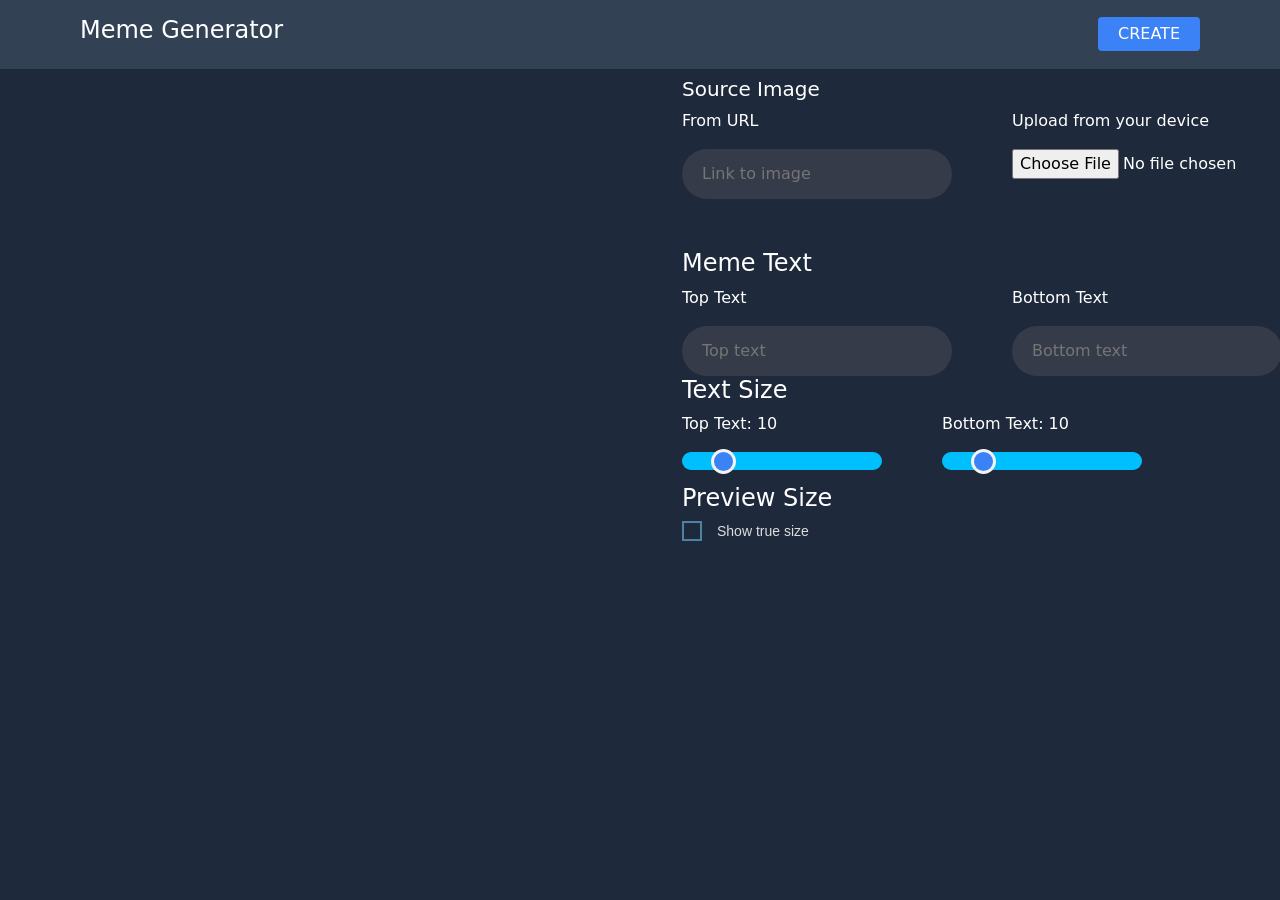
<file: Meme Generator/index.html>
<!doctype html>
<html lang="en">

<head>
    <!-- Required meta tags -->
    <meta charset="utf-8">
    <meta name="viewport" content="width=device-width, initial-scale=1">

    <!-- Bootstrap CSS -->
    <link href="https://cdn.jsdelivr.net/npm/bootstrap@5.0.2/dist/css/bootstrap.min.css" rel="stylesheet"
        integrity="sha384-EVSTQN3/azprG1Anm3QDgpJLIm9Nao0Yz1ztcQTwFspd3yD65VohhpuuCOmLASjC" crossorigin="anonymous">

    <!-- Font Awesome Icons  -->
    <link rel="stylesheet" href="https://cdnjs.cloudflare.com/ajax/libs/font-awesome/5.15.1/css/all.min.css"
        integrity="sha512-+4zCK9k+qNFUR5X+cKL9EIR+ZOhtIloNl9GIKS57V1MyNsYpYcUrUeQc9vNfzsWfV28IaLL3i96P9sdNyeRssA=="
        crossorigin="anonymous" />

    <!-- CSS -->
    <link rel="stylesheet" href="style.css">

    <title>Meme Generator</title>
</head>

<body>
    <div class="header">
        <h4>Meme Generator</h4>
    
        <div>
            <button id="export">CREATE</button>
        </div>
    
    </div>
    <div class="container">
        <div>
            <div id="canvasWrapper">
            </div>
        </div>
    
        <div class="memeForm">
            <h5>Source Image</h5>
            <div class="box">
                <div>
                    <p>From URL</p>
                    <div class="text_input">
                        <input id="imgURL" class="input" type="text" placeholder="Link to image" />
                    </div>
                </div>
                <div>
                    <p>Upload from your device</p>
                    <input id="imgFile" type="file" accept="image/*" />
                </div>
            </div>
    
            <h4 style="margin-top: 50px;">Meme Text</h4>
            <div class="box">
                <div>
                    <p>Top Text</p>
                    <div class="text_input">
                        <input id="textTop" type="text" class="input" placeholder="Top text" />
                    </div>
                </div>
                <div>
                    <p>Bottom Text</p>
                    <div class="text_input">
                        <input id="textBottom" type="text" class="input" placeholder="Bottom text" />
                    </div>
                </div>
            </div>
    
            <h4>Text Size</h4>
            <div class="box">
                <div>
                    <p>Top Text: <span id="textSizeTopOut">10</span></p>
                    <div class="sliderContainer">
                        <input id="textSizeTop" type="range" min="2" max="50" step="2" />
                    </div>
                </div>
                <div>
                    <p>Bottom Text: <span id="textSizeBottomOut">10</span></p>
                    <div class="sliderContainer">
                        <input id="textSizeBottom" type="range" min="2" max="50" step="2" />
                    </div>
                </div>
            </div>
    
            <div class="box">
                <div>
                    <h4>Preview Size</h4>
                    <input id="trueSize" type="checkbox" />
                    <label for="trueSize"><span>Show true size</span></label>
                </div>
            </div>
        </div>
    </div>

    <script src="script.js"></script>
</body>

</html>
</file>
<file: Activity_Tracker/style.css>
:root {
    --bg:#ebf0f7;
    --header:#fbf4f6;
    --text:#2e2e2f;
    --white:#ffffff;
    --light-grey:#c4cad3; 
    --tag-1:#ceecfd;
    --tag-1-text:#2e87ba;
    --tag-2:#d6ede2;
    --tag-2-text:#13854e;
    --tag-3:#ceecfd;
    --tag-3-text:#2d86ba;
    --tag-4:#f2dcf5;
    --tag-4-text:#a734ba;
    --purple:#7784ee;
  }
  *{
    margin:0;
    padding:0;
    box-sizing:border-box;
    font-family: 'Poppins', sans-serif;
    
  }
  
  body {
    color:var(--text);
  }
  
  @mixin display {
    display:flex;
    align-items:center;
  }
  
  .app {
    background-color:var(--bg);
    width:100%;
    min-height:100vh;
  }
  
  h1 {
    font-size:30px;
  }
  .project {
    padding:2rem;
    max-width:75%;
    width:100%;
    display:inline-block;
    
    &-info {
      padding:2rem 0;
      display:flex;
      width:100%;
      justify-content:space-between;
      align-items:center;
    }
    &-participants {
      @include display;
      span,
      &__add{
        width:30px;
        height:30px;
        display:inline-block;
        background:var(--purple);
        border-radius:100rem;
        margin:0 .2rem; 
      }
      &__add {
       background:transparent;
       border:1px dashed rgb(150,150,150);
       font-size:0;
       cursor:pointer;
       position:relative;
        
        &:after {
          content:'+';
          font-size:15px;
          color:rgb(150,150,150);
          
        }
      }
    }
    
    &-tasks {
      display:grid;
      grid-template-columns:repeat(4,1fr);
      width:100%;
      grid-column-gap:1.5rem;
    }
    &-column {
      
      &-heading {
        margin-bottom:1rem;
        @include display;
        justify-content:space-between;
        &__title {
          font-size:20px;
   
        }
        &__options {
          background:transparent;
          color:var(--light-grey);
          font-size:18px;
          border:0;
            cursor:pointer;
        }
      }
    }
  }
  
  .task {
    cursor:move;
    background-color:var(--white);
    padding:1rem;
    border-radius:8px;
    width:100%;
    box-shadow: rgba(99, 99, 99, 0.1) 0px 2px 8px 0px;
    margin-bottom:1rem;
    border:3px dashed transparent;
    
    &:hover {
       box-shadow: rgba(99, 99, 99, 0.3) 0px 2px 8px 0px;
      border-color:rgba(162,179,207,.2)!important;
    }
    
    p {
      font-size:15px;
      margin:1.2rem 0;
    }
    &__tag {
      border-radius:100px;
      padding:2px 13px;
      font-size:12px;
      
      &--copyright {
        color:var(--tag-4-text);
        background-color:var(--tag-4);
      }
      &--design {
         color:var(--tag-3-text);
        background-color:var(--tag-3);
      }
      &--illustration {
        color:var(--tag-2-text);
        background-color:var(--tag-2);
      }
      
    }
    &__tags { 
      width:100%;
      @include display;
      justify-content:space-between;
    }
    
    &__options {
        background:transparent; 
        border:0;
      color:var(--light-grey);
      font-size:17px;
      }
    
    &__stats {
      
      position:relative;
      width:100%;
      color:var(--light-grey);
      
      font-size:12px;
      span:not(:last-of-type){
        margin-right:1rem;
      }
      svg {
        margin-right:5px;
      }
    }
    
    &__owner {
      width:25px;
      height:25px;
      border-radius:100rem;
      background:var(--purple);
      position:absolute;
      display:inline-block;
      right:0;
      bottom:0;
      
    }
  }
  
  .task-hover {
  border:3px dashed var(--light-grey)!important;
  }
  .task-details {
    width:24%;
    border-left:1px solid #d9e0e9;
    display:inline-block;
    height:100%;
    vertical-align:top;
    padding:3rem 2rem;
  }
  
  .tag-progress {
    margin:1.5rem 0;
    h2 {
      font-size:16px;
      margin-bottom:1rem;
    }
    p {
      display:flex;
      width:100%;
      justify-content:space-between;
      
      span {
        color:rgb(180,180,180);
      }
    }
    .progress {
      width:100%;
      -webkit-appearance: none;
      appearance: none;
      border:none;
      border-radius:10px;
      height:10px;
      
      &::-webkit-progress-bar,
      &::-webkit-progress-value {
        border-radius:10px;
      }
      &--copyright {
        &::-webkit-progress-bar {
        background-color:#ecd8e6;
      }
      
      &::-webkit-progress-value {
        background:#d459e8
      }
      }
      
          &--illustration {
        &::-webkit-progress-bar {
        background-color:#dee7e3;
        
      }
      
      &::-webkit-progress-value {
        background-color:#46bd84;
      }
      }
      
          &--design {
        &::-webkit-progress-bar {
        
        background-color:#d8e7f4;
      }
      
      &::-webkit-progress-value {
        background-color:#08a0f7;
      }
      }
      
  
    }
  }
  
  .task-activity {
     h2 {
      font-size:16px;
      margin-bottom:1rem;
    }
    
    li {
      list-style:none;
      margin:1rem 0;
      padding:0rem 1rem 1rem 3rem;
      position:relative;
    }
    time {
      display:block;
      color:var(--light-grey);
    }
  }
  
  .task-icon {
    width:30px;
    height:30px;
    border-radius:100rem;
    position:absolute;
    top:0;
    left:0;
    
    @include display;
    justify-content:center;
    
  
    svg {
      font-size:12px;
      color:var(--white);
    }
    &--attachment {
      background-color:#fba63c;
    }
    
    &--comment {
      background-color:#5dc983;
    }
    
    &--edit {
      background-color:#7784ee;
    }
   
  }
  
  
  
  
  
  @media only screen and (max-width: 1300px) {
    .project {
      max-width:100%;
    }
    .task-details {
      width:100%;
      display:flex;
    }
    .tag-progress,
    .task-activity {
      flex-basis:50%;
      background:var(--white);
      padding:1rem;
      border-radius:8px;
      margin:1rem;
    }
  }
  
  @media only screen and (max-width: 1000px) {
    .project-column:nth-child(2),
    .project-column:nth-child(3){
      display:none;
    }
    .project-tasks {
      grid-template-columns:1fr 1fr;
    }
  }
  
  
  
  @media only screen and (max-width: 600px) {
    .project-column:nth-child(4){
      display:none;
    }
    .project-tasks {
      grid-template-columns:1fr;
    }
    
    .task-details {
      flex-wrap:wrap;
      padding:3rem 1rem;
    }
    .tag-progress,
    .task-activity {
      flex-basis:100%;
    }
    h1 {
      font-size:25px;
    }
  }
</file>
<file: Calculator/style.css>
* {
    margin: 0;
    padding: 0;
    box-sizing: border-box;
}
h2 {
    text-align: center;
    text-shadow: 0 0 10px black;
    padding-top: 1%;
    color:black;
    font-family: 'Segoe UI', Tahoma, Geneva, Verdana, sans-serif;
    font-size: 30px;
}
body 
{
    background-image: url(https://cdn.pixabay.com/photo/2016/06/02/02/33/triangles-1430105_1280.png);
    background-size: cover;
    overflow: hidden;
}
#calc {
    padding-bottom: 100px;
    width: 100%;
    height: 100vh;
    display: flex;
    justify-content: center;
    align-items: center;
}
#content form input {
    border: 0;
    outline: 0;
    width: 50px;
    height: 50px;
    border-radius: 8px;
    font-size: 15px;
    margin: 10px;
    cursor: pointer;
    box-shadow: 0 0 10px black;
}
#backspace {
    background-color: rgb(237, 89, 30);
    color: white;
}
#res {
    padding: 10px;
}
#clear {
    background-color: rgb(237, 89, 30);
    color: white;
}
form #output {
    display: flex;
    justify-content: flex-end;
    margin: 15px 0;
}
form #output input {
    text-align: right;
    flex: 1;
    font-size: 25px;
}
</file>
<file: Drawing_App/style.css>
*{
    margin: 0;
    padding: 0;
    overflow: hidden;
    font-family: Arial, Helvetica, sans-serif;
}
.nav{
    width: auto;
    height: 50px;
    position: fixed;
    top: 1%;
    left: 50%;
    transform: translateX(-50%);
    display: flex;
    align-items: center;
    justify-content: space-around;
    transition: opacity .5s;
    background:linear-gradient(to right, #4568DC, #B06AB3);
    padding: 10px;
    border-radius: 10px;
    border: 3px solid white;
}
img{
    position: absolute;
    top: 50%;
    left: 50%;
    transform: translate(-50%, -50%);
}
.nav div, button, input{
    margin: 5px;
}
.nav:hover{
    cursor: pointer;
}
buttton:hover{
    cursor: pointer;
}
.clr{
    height: 35px;
    width: 35px;
    background-color: blue;
    border-radius: 50%;
    border: 3px solid white;
    transition: transform .5s;
}
.clr:hover{
    transform: scale(1.2);
}
.clr:nth-child(1){
    background-color: #000;
}
.clr:nth-child(2){
    background-color: red;
}
.clr:nth-child(3){
    background-color: orange;
}
.clr:nth-child(4){
    background-color: blue;
}
.clr:nth-child(5){
    background-color: purple;
}
.clr:nth-child(6){
    background-color: yellowgreen;
}
.clr:nth-child(7){
    background-color: yellow;
}
.clr:nth-child(8){
    background-color: #fff;
}
button{
    border: none;
    outline: none;
    padding: .6em 1em;
    border-radius: 3px;
    background-color: #03bb56;
    color: #fff;
    border: 3px solid white;
    font-size: 15px;
    font-weight: bold;
}
.save{
    background-color: #0f65d4;
}
input[type="color"] {
    width: 60px;
    height: 40px;
}
#ageOutputId{
    color: white;
    font-weight: bold;
    font-size: 15pt;
}
#ageInputId {
    background: linear-gradient(to right, #000428 0%, #004e92 100%);
    height: 7px;
    outline: none;
    -webkit-appearance: none;
    cursor: ew-resize;
    border-radius: 5px;
    border: 3px solid white;
    accent-color: white;
}
.emoji{
    font-size: 40px;
    padding-bottom: 10px;
}
</file>
<file: Giphy/style.css>
:root {
    --black: #111;
    --grey: #222;
    --white: #fcfcfc;
  }
  * {
    box-sizing: border-box;
  }
  body {
    font-family: "Open Sans", Arial, sans-serif;
    min-height: 100vh;
    color: var(--white);
    background-color: var(--grey);
    text-align: center;
  }
  .container {
    max-width: 62.5rem;
    margin: 0 auto;
    padding: 2rem 1.25rem 7rem;
  }
  
  /* Header */
  .header {
    padding: 1.8rem 1.25rem;
    background-color: var(--black);
  }
  .header__heading {
    font-size: calc(1.8rem + 1vw);
    font-weight: 300;
    line-height: 1.4;
  }
  .header__heading span {
    white-space: nowrap;
  }
  .header__logo {
    font-weight: 800;
  }
  
  /* Search */
  .search {
    display: flex;
    align-items: center;
    justify-content: center;
    height: 50px;
  }
  
  .search .input {
    background-color: #fff;
    border: 0;
    font-size: 18px;
    padding: 15px;
    height: 50px;
    width: 200px;
  }
  
  .btn {
    background-color: #fff;
    border: 0;
    cursor: pointer;
    font-size: 24px;
    height: 50px;
    width: 50px;
    transition: transform 0.3s ease;
  }
  
  .btn:focus,
  .input:focus {
    outline: none;
  }
  
  .search.active .btn {
    transform: translateX(198px);
  }
  
  /* Results */
  .gif-results {
    display: grid;
    grid-template-columns: repeat(auto-fit, minmax(12rem, 1fr));
    gap: 1.8rem;
    align-items: center;
    font-size: 1.6rem;
  }
  
  .gif {
    animation: fadeInUp 1s;
  }
  
  .gif__image {
    width: 100%;
    height: 100%;
    object-fit: cover;
    box-shadow: 0 0.2rem 0.4rem rgba(0, 0, 0, 0.16),
      0 0.3rem 0.4rem rgba(0, 0, 0, 0.23);
  }
  
  /* Footer */
  .footer {
    display: flex;
    justify-content: center;
    position: fixed;
    bottom: 0;
    width: 100%;
    z-index: 1;
    padding: 1.4rem 1.25rem;
    background-color: var(--black);
  }
  .footer__image {
    max-width: 100%;
  }
  /* Loader Animation */
  @keyframes loader {
    to {
      transform: rotate(1turn);
    }
  }
  /* Fade Up Animation */
  @keyframes fadeInUp {
    from {
      opacity: 0;
      transform: translateY(50%);
    }
    to {
      opacity: 1;
      transform: translateY(0);
    }
  }
</file>
<file: instagram_clone/style.css>
@import url('https://fonts.googleapis.com/css2?family=Roboto:wght@300;400;500;700&display=swap');

*,
*::after,
*::before {
  box-sizing: border-box;
  margin: 0;
  padding: 0;
}

*,
button,
input,
select,
textarea {
  font-family: 'Roboto', sans-serif;
}

:root {
  --primary: hsl(0, 0%, 100%);
  --secondary: hsl(0, 0%, 98%);
  --border: hsl(0, 0%, 86%);

  --story-border: hsl(0, 0%, 78%);
  --img-border: hsla(0, 0%, 0%, 0.1);

  --text-dark: hsl(0, 0%, 15%);
  --text-light: hsl(0, 0%, 60%);

  --like: hsl(355, 82%, 61%);
  --link: hsl(204, 100%, 48%);

  --header-height: 44px;
  --nav-height: 44px;
}
:root.darkTheme {
  --primary: hsl(0, 0%, 0%);
  --secondary: hsl(0, 0%, 2%);
  --border: hsl(0, 0%, 15%);

  --story-border: hsl(0, 0%, 44%);
  --img-border: hsla(0, 0%, 100%, 0.1);

  --text-dark: hsl(0, 0%, 98%);
  --text-light: hsl(0, 0%, 60%);
}


body {
  min-height: 100vh;

  display: flex;
  flex-direction: column;
  overflow-y: auto;
}

svg {
  display: block;
}

img {
  max-width: 100%;
}


.header {
  width: 100%;
  height: var(--header-height);
  background-color: var(--primary);

  display: flex;
  justify-content: center;

  position: fixed;
  top: 0;
  left: 0;
  z-index: 2;
}
.header::after {
  content: '';
  position: absolute;
  bottom: 0;

  width: 100%;
  height: 1px;
  background-color: var(--border);
}

.header__content {
  width: 100%;
  max-width: 975px;

  padding: 0 14px;

  display: flex;
  justify-content: space-between;
  align-items: center;
}

.header__home {
  margin-top: 5px;
}
.header__theme-button {
  background-color: transparent;
  border: none;
  cursor: pointer;
}
.header__theme-button-sun {
  display: none;
}
.header__theme-button-moon {
  display: unset;
}
:root.darkTheme .header__theme-button-sun {
  display: unset;
}
:root.darkTheme .header__theme-button-moon {
  display: none;
}

.header__search {
  width: 216px;
  height: 28px;

  display: none;
  align-items: center;
  position: relative;
}
.header__search svg {
  width: 12px;
  height: 12px;

  position: absolute;
  left: 8px;
}
.header__search input {
  width: 100%;
  height: 100%;
  background-color: var(--secondary);

  padding: 4px 10px 4px 28px;
  border: 1px solid var(--border);
  border-radius: 4px;
  outline: none;

  font-size: 12px;
  font-weight: 300;
  text-decoration: none;
  color: var(--text-light);

  text-overflow: ellipsis;
  overflow: hidden;
  white-space: nowrap;
}
.header__search input:focus {
  color: var(--text-dark);
}

.header__buttons {
  display: flex;
  align-items: center;
  gap: 16px;
}

.navbar {
  width: 100%;
  height: var(--nav-height);
  background-color: var(--primary);

  display: flex;
  position: fixed;
  bottom: 0;
  left: 0;
  z-index: 2;
}
.navbar::after {
  content: '';
  position: absolute;
  top: 0;

  width: 100%;
  height: 1px;
  background-color: var(--border);
}

.navbar__button {
  flex: 1 0 auto;
  display: flex;
  justify-content: center;
  align-items: center;
}

.navbar__button.profile-button .profile-button__border {
  width: 28px;
  height: 28px;
  border-width: 2px;
}


.main-container {
  background-color: var(--primary);

  margin-top: var(--header-height);
  margin-bottom: var(--nav-height);

  display: flex;
  flex: 1;
}

.content-container {
  width: 100%;
  max-width: 935px;

  padding: 0 0 8px;

  margin: 0 auto;
  display: flex;
}
.content {
  width: 100%;
  max-width: 614px;

  margin: 0 auto;
  display: flex;
  flex-direction: column;
}

.stories {
  width: 100%;
  background-color: var(--primary);
  padding: 16px 0;
  flex-shrink: 0;

  position: relative;
  overflow: hidden;
}
.stories::after {
  content: '';
  position: absolute;
  bottom: 0;

  width: 100%;
  height: 1px;
  background-color: var(--border);
}
.stories__content {
  display: flex;
  overflow-x: auto;
  overflow-y: hidden;
  gap: 16px;
  padding: 0 16px;
  position: relative;

  scroll-behavior: smooth;
  scrollbar-width: none;
}
.stories__content::-webkit-scrollbar {
  display: none;
}

.posts {
  display: flex;
  flex-direction: column;
  flex: 1;
  gap: 8px;
}

.stories__left-button,
.post__left-button,
.stories__right-button,
.post__right-button {
  width: 24px;
  height: 24px;
  display: none;

  background-color: transparent;
  border: none;
  border-radius: 50%;
  cursor: pointer;
  filter: drop-shadow(0px 0px 5px rgba(0, 0, 0, 0.5));

  position: absolute;
  top: 50%;
  transform: translateY(-50%);
  z-index: 1;
}
.stories__left-button {
  left: 10px;
}
.stories__right-button {
  right: 10px;
}
.post__left-button {
  left: 16px;
  opacity: 0.7;
}
.post__right-button {
  right: 16px;
  opacity: 0.7;
}

.story {
  background-color: transparent;
  border: none;
  cursor: pointer;

  display: flex;
  flex-direction: column;
  align-items: center;
  gap: 6px;
}

.story__avatar {
  position: relative;
}
.story__border {
  width: 64px;
  height: 64px;

  fill: none;
  stroke: var(--story-border);
  stroke-width: 1.5;
}
.story--has-story .story__border {
  stroke: url(#--story-gradient);
  stroke-width: 2;
}
.story__picture {
  position: absolute;
  top: 50%;
  left: 50%;
  transform: translate(-50%, -50%);

  width: 56px;
  height: 56px;
  border-radius: 50%;
  overflow: hidden;
}
.story__picture::after {
  content: '';
  position: absolute;
  top: 0;
  bottom: 0;
  left: 0;
  right: 0;

  border: 1px solid var(--img-border);
  border-radius: 50%;
}

.story__user {
  font-size: 12px;
  font-weight: 400;
  color: var(--text-light);
  text-transform: lowercase;

  max-width: 72px;
  text-overflow: ellipsis;
  overflow: hidden;
  white-space: nowrap;
}
.story--has-story .story__user {
  color: var(--text-dark);
}

.post {
  width: 100%;
  display: flex;
  flex-direction: column;
  overflow: hidden;
}

.post__header {
  background-color: var(--primary);
  border-bottom: 1px solid var(--border);

  display: flex;
  justify-content: space-between;
  align-items: center;
  padding: 16px;
}
.post__profile {
  display: flex;
  align-items: center;
  gap: 12px;
}
.post__avatar {
  width: 32px;
  height: 32px;
  border-radius: 50%;
  overflow: hidden;
  position: relative;
}
.post__avatar::after {
  content: '';
  position: absolute;
  top: 0;
  bottom: 0;
  left: 0;
  right: 0;

  border: 1px solid var(--img-border);
  border-radius: 50%;
}
.post__user {
  font-size: 14px;
  font-weight: 500;
  color: var(--text-dark);
  text-decoration: none;
  text-transform: lowercase;
}
.post__user:hover {
  text-decoration: underline;
}
.post__more-options {
  background-color: transparent;
  border: none;
  cursor: pointer;
}

.post__content {
  display: flex;
  position: relative;
}
.post__medias {
  display: flex;
  overflow-y: hidden;
  overflow-x: auto;

  width: 100%;
  scroll-snap-type: x mandatory;
  scroll-behavior: smooth;
  scrollbar-width: none;
}
.post__medias::-webkit-scrollbar {
  display: none;
}
.post__media {
  width: 100%;
  flex: none;
  scroll-snap-align: start;
  scroll-snap-stop: always;
}

.post__footer {
  background-color: var(--primary);
  display: flex;
  flex-direction: column;
  gap: 4px;
  padding: 0 4px;
}
.post__buttons {
  display: flex;
  position: relative;
}
.post__button {
  background-color: transparent;
  border: none;
  cursor: pointer;

  padding: 8px;
}
.post__button--align-right {
  margin-left: auto;
}
.post__indicators {
  display: flex;
  align-items: center;
  gap: 4px;

  position: absolute;
  top: 50%;
  left: 50%;
  transform: translate(-50%, -100%);
}
.post__indicator {
  width: 6px;
  height: 6px;
  border-radius: 50%;
  background-color: var(--text-light);
}
.post__indicator--active {
  background-color: var(--link);
}

.post__infos {
  display: flex;
  flex-direction: column;
  padding: 0 8px;
  gap: 10px;
}
.post__likes,
.post__description {
  display: flex;
}
.post__likes {
  align-items: center;
  gap: 6px;
}
.post__likes-avatar {
  width: 20px;
  height: 20px;
  border-radius: 50%;
  overflow: hidden;
  position: relative;
}
.post__likes-avatar::after {
  content: '';
  position: absolute;
  top: 0;
  bottom: 0;
  left: 0;
  right: 0;

  border: 1px solid var(--img-border);
  border-radius: 50%;
}
.post__likes span,
.post__description span {
  font-size: 14px;
  font-weight: 400;
  color: var(--text-dark);
}
.post__likes a,
.post__description a {
  font-size: 14px;
  font-weight: 500;
  color: var(--text-dark);
  text-decoration: none;
}
.post__name--underline:hover {
  text-decoration: underline;
}
.post__date-time {
  font-size: 10px;
  font-weight: 400;
  color: var(--text-light);
  text-transform: uppercase;
}


.side-menu {
  max-width: 290px;
  position: fixed;
  left: 50%;
  top: 84px;
  transform: translateX(calc(-50% + 322px));

  display: none;
  flex-direction: column;
}

.side-menu__user-profile {
  display: flex;
  align-items: center;

  margin: 20px 0 22px;
}
.side-menu__user-avatar {
  width: 56px;
  height: 56px;
  border-radius: 50%;

  margin-right: 12px;
  flex-shrink: 0;

  overflow: hidden;
  position: relative;
}
.side-menu__user-avatar::after {
  content: '';
  position: absolute;
  top: 0;
  bottom: 0;
  left: 0;
  right: 0;

  border: 1px solid var(--img-border);
  border-radius: 50%;
}
.side-menu__user-info {
  display: flex;
  flex-direction: column;
  align-items: flex-start;
  flex: 1;
  gap: 4px;
}
.side-menu__user-info a {
  font-size: 14px;
  font-weight: 500;
  color: var(--text-dark);
  text-decoration: none;
  text-transform: lowercase;

  max-width: 180px;
  text-overflow: ellipsis;
  overflow: hidden;
  white-space: nowrap;
}
.side-menu__user-info span {
  font-size: 14px;
  font-weight: 400;
  color: var(--text-light);

  max-width: 180px;
  text-overflow: ellipsis;
  overflow: hidden;
  white-space: nowrap;
}
.side-menu__user-button {
  background-color: transparent;
  border: none;
  cursor: pointer;

  font-size: 12px;
  font-weight: 500;
  color: var(--link);

  flex-shrink: 0;
}

.side-menu__suggestions-section {
  display: flex;
  flex-direction: column;
}
.side-menu__suggestions-header {
  display: flex;
  justify-content: space-between;
}
.side-menu__suggestions-header h2 {
  font-size: 14px;
  font-weight: 500;
  color: var(--text-light);
}
.side-menu__suggestions-header button {
  background-color: transparent;
  border: none;
  cursor: pointer;

  font-size: 12px;
  font-weight: 500;
  color: var(--text-dark);
}

.side-menu__suggestions-content {
  display: flex;
  flex-direction: column;
  gap: 16px;

  margin: 16px 0 24px;
  padding-left: 4px;
}
.side-menu__suggestion {
  display: flex;
  align-items: center;
}
.side-menu__suggestion-avatar {
  width: 32px;
  height: 32px;
  border-radius: 50%;

  margin-right: 12px;
  flex-shrink: 0;

  overflow: hidden;
  position: relative;
}
.side-menu__suggestion-avatar::after {
  content: '';
  position: absolute;
  top: 0;
  bottom: 0;
  left: 0;
  right: 0;

  border: 1px solid var(--img-border);
  border-radius: 50%;
}
.side-menu__suggestion-info {
  display: flex;
  align-items: flex-start;
  flex-direction: column;
  flex: 1;
  gap: 2px;
}
.side-menu__suggestion-info a {
  font-size: 14px;
  font-weight: 500;
  color: var(--text-dark);
  text-decoration: none;
  text-transform: lowercase;

  max-width: 180px;
  text-overflow: ellipsis;
  overflow: hidden;
  white-space: nowrap;
}
.side-menu__suggestion-info a:hover {
  text-decoration: underline;
}
.side-menu__suggestion-info span {
  font-size: 12px;
  font-weight: 400;
  color: var(--text-light);

  max-width: 180px;
  text-overflow: ellipsis;
  overflow: hidden;
  white-space: nowrap;
}
.side-menu__suggestion-button {
  background-color: transparent;
  border: none;
  cursor: pointer;

  font-size: 12px;
  font-weight: 500;
  color: var(--link);

  flex-shrink: 0;
}

.side-menu__footer {
  display: flex;
  flex-direction: column;
  gap: 16px;
}
.side-menu__footer-links {
  display: flex;
}
.side-menu__footer-list {
  list-style: none;
}
.side-menu__footer-item {
  display: inline-block;
}
.side-menu__footer-item:not(:last-of-type)::after {
  content: '\00B7';
  margin: 0 0.5px;
}
.side-menu__footer-item,
.side-menu__footer-link,
.side-menu__footer-copyright {
  font-size: 11px;
  font-weight: 400;
  color: var(--text-light);
  text-decoration: none;
}
.side-menu__footer-copyright {
  text-transform: uppercase;
}

/* Profile Button */
.profile-button {
  background-color: transparent;
  border: none;
  outline: none;
  cursor: pointer;
  position: relative;
}
.profile-button__border {
  display: none;

  width: 30px;
  height: 30px;
  border: 1px solid var(--text-dark);
  border-radius: 50%;

  position: absolute;
  top: 50%;
  left: 50%;
  transform: translate(-50%, -50%);
}
.profile-button:focus .profile-button__border {
  display: block;
}
.profile-button__picture {
  width: 24px;
  height: 24px;
  border-radius: 50%;

  overflow: hidden;
  position: relative;
}
.profile-button__picture::after {
  content: '';
  position: absolute;
  top: 0;
  bottom: 0;
  left: 0;
  right: 0;

  border: 1px solid var(--img-border);
  border-radius: 50%;
}


@media (max-width: 767px) {
  .header__buttons--desktop {
    display: none;
  }

 
  .post__medias {
    gap: 1px;
  }
}

@media (min-width: 620px) {
  .content-container {
    padding: 30px 0 24px;
  }

  .content {
    gap: 24px;
  }

  .stories {
    border: 1px solid var(--border);
    border-radius: 4px;
  }
  .stories::after {
    content: none;
  }

  .posts {
    gap: 24px;
  }
  .post {
    border: 1px solid var(--border);
    border-radius: 4px;
  }
  .post__footer {
    padding: 4px 8px 12px;
  }
  .post__date-time {
    margin-top: 6px;
  }
}

@media (min-width: 768px) {
  :root {
    --header-height: 54px;
    --nav-height: 0px;
  }

  .header__content {
    padding: 0 20px;
  }

  .header__search {
    display: flex;
  }

  .header__buttons--mobile {
    display: none;
  }

  .navbar {
    display: none;
  }
}

@media (min-width: 1024px) {
  .main-container {
    background-color: var(--secondary);
  }

  .content {
    margin: unset;
  }

  .side-menu {
    display: flex;
  }
}
</file>
<file: Meme Generator/style.css>
body {
    background: #1e293b;
    color: white;
  }
  
  .fullwidth {
    width: 100%;
    min-width: 400px;
    max-height: 800px;
  }
  
  .header {
    display: flex;
    align-items: center;
    justify-content: space-between;
    padding: 1rem 5rem;
    background-color: #334155;
  }
  
  #export {
    background: #3b82f6;
    color: white;
    border: none;
    border-radius: 4px;
    padding: 5px 20px;
  }
  
  .container {
    display: flex;
    padding: 0.5rem 5rem;
  }
  
  .memeForm {
    display: flex;
    flex-direction: column;
    justify-content: flex-start;
    padding-left: 2rem;
  }
  
  .box {
    display: flex;
  }
  
  .box div {
    margin-right: 30px;
  }
  
  .text_input {
    margin-bottom: auto;
    margin-top: auto;
    height: 50px;
    background-color: #353b48;
    border-radius: 30px;
    padding: 10px;
  }
  
  .input {
    color: white;
    border: 0;
    outline: 0;
    background: none;
    width: 250px;
    caret-color: transparent;
    line-height: 30px;
    transition: width 0.4s linear;
    padding: 0 10px;
  }
  
  .text_input:hover > .input {
    padding-right: 0 15px;
    caret-color: deepskyblue;
    transition: width 0.4s linear;
  }
  
  /* custom sliders for text sizes */
  div.sliderContainer {
    width: 200px;
    text-align: center;
  }
  
  #textSizeTop,
  #textSizeBottom {
    -webkit-appearance: none;
    appearance: none;
    height: 18px !important;
    width: 100%;
    border-radius: 10em;
    background-color: deepskyblue;
    outline: none;
    margin-bottom: 14px;
  }
  
  #textSizeBottom::-webkit-slider-thumb,
  #textSizeTop::-webkit-slider-thumb {
    -webkit-appearance: none;
    appearance: none;
    width: 25px;
    height: 25px;
    border-radius: 50%;
    background: #3b82f6;
    cursor: pointer;
    border: 3px solid #f4f4f4;
  }
  
  #textSizeBottom::-moz-range-thumb,
  #textSizeTop::-moz-range-thumb {
    width: 25px;
    height: 25px;
    border-radius: 50%;
    background-color: #dbc500;
    cursor: pointer;
    border: 3px solid #f4f4f4;
  }
  
  input[type="checkbox"] {
    display: none;
  }
  
  input[type="checkbox"] + label {
    display: block;
    position: relative;
    padding-left: 35px;
    margin-bottom: 20px;
    font: 14px/20px "Open Sans", Arial, sans-serif;
    color: #ddd;
    cursor: pointer;
    -webkit-user-select: none;
    -moz-user-select: none;
    -ms-user-select: none;
  }
  
  input[type="checkbox"] + label:last-child {
    margin-bottom: 0;
  }
  
  input[type="checkbox"] + label:before {
    content: "";
    display: block;
    width: 20px;
    height: 20px;
    border: 2px solid #6cc0e5;
    position: absolute;
    left: 0;
    top: 0;
    opacity: 0.6;
    -webkit-transition: all 0.12s, border-color 0.08s;
    transition: all 0.12s, border-color 0.08s;
  }
  
  input[type="checkbox"]:checked + label:before {
    width: 10px;
    top: -5px;
    left: 5px;
    border-radius: 0;
    opacity: 1;
    border-top-color: transparent;
    border-left-color: transparent;
    -webkit-transform: rotate(45deg);
    transform: rotate(45deg);
  }
</file>
